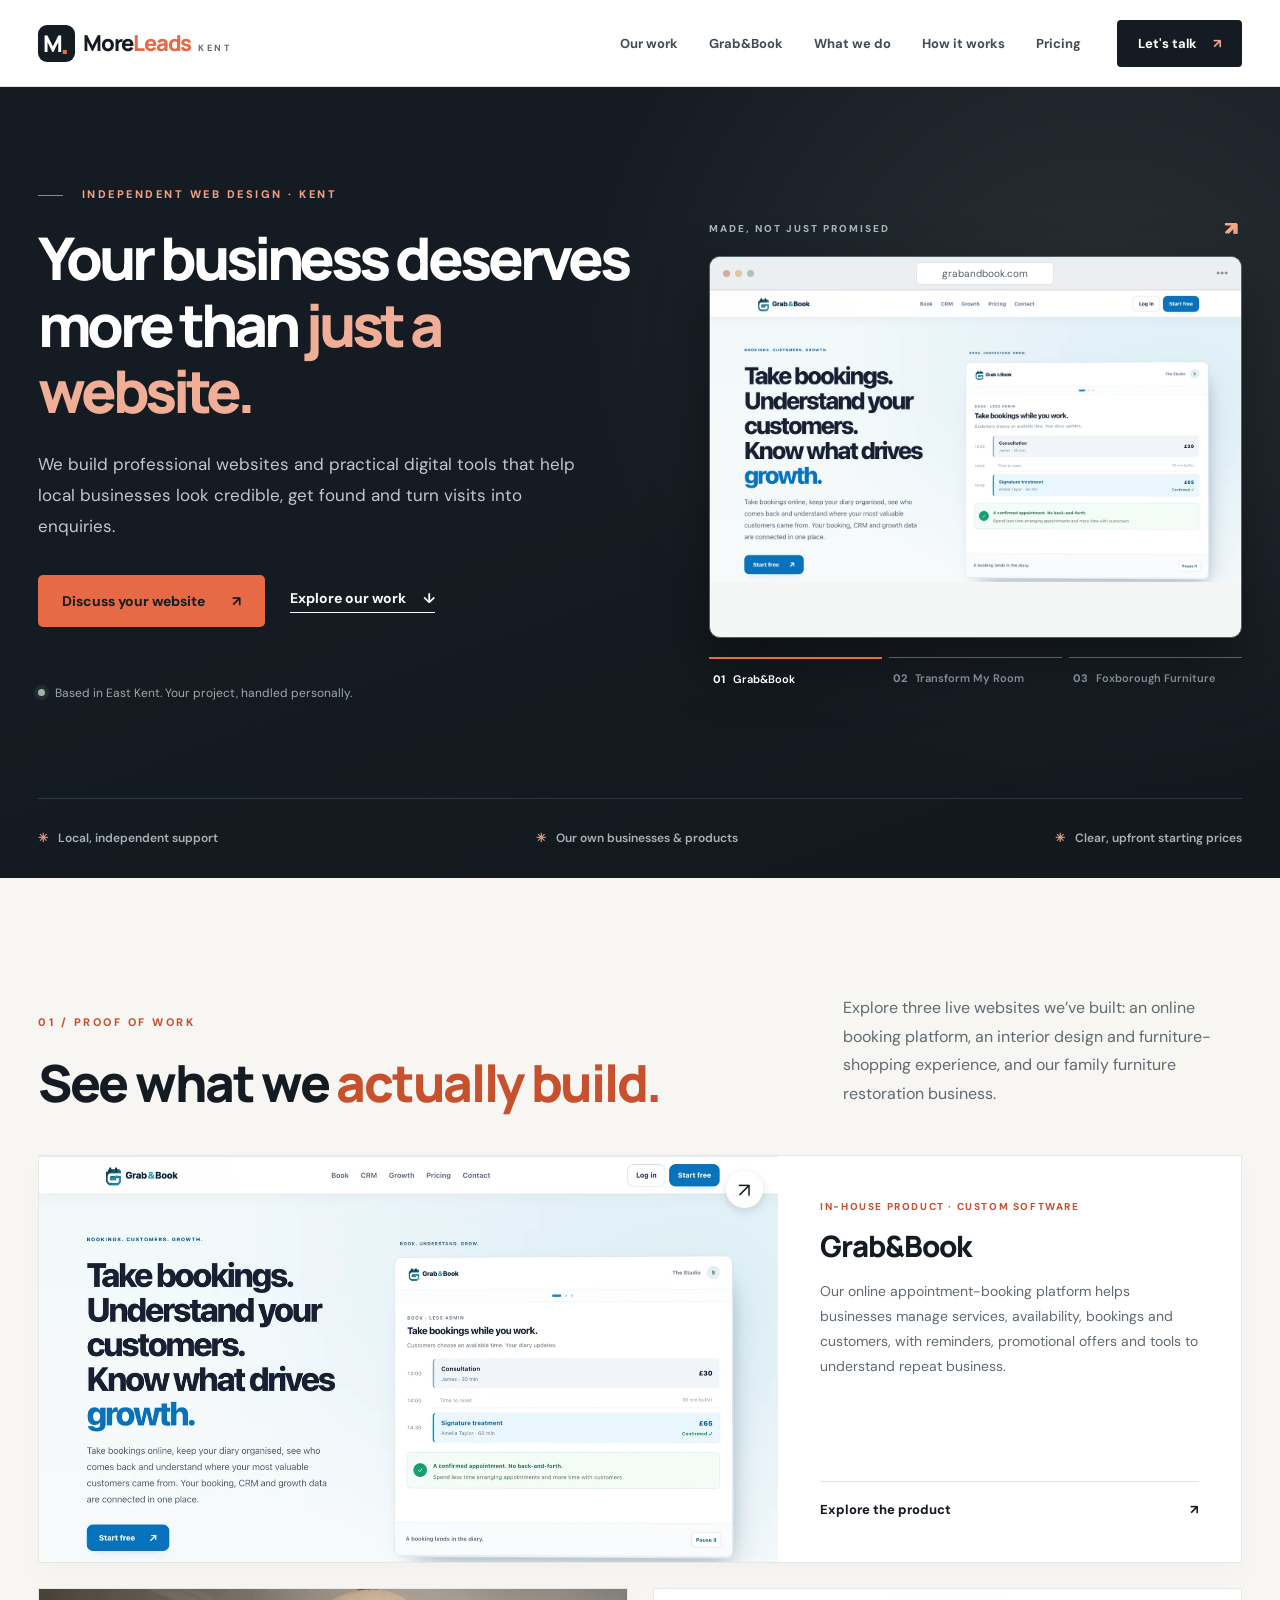
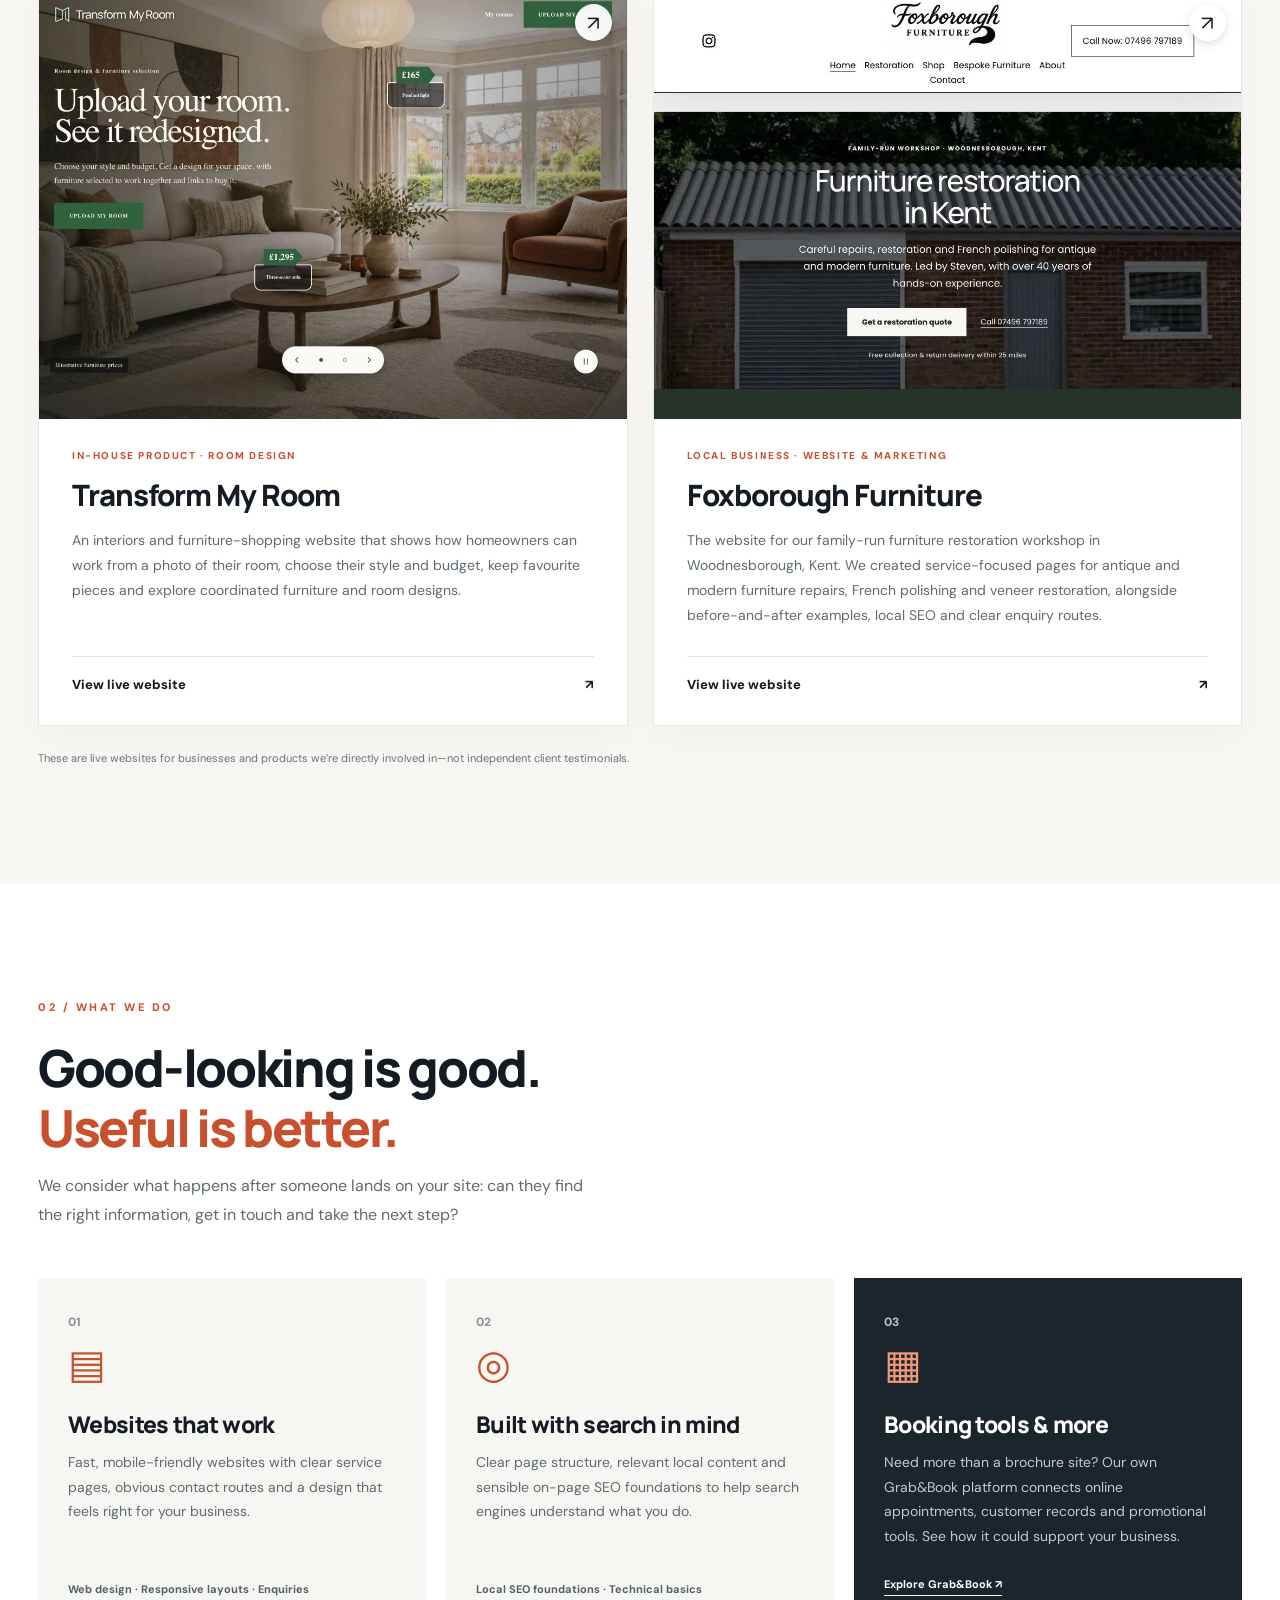
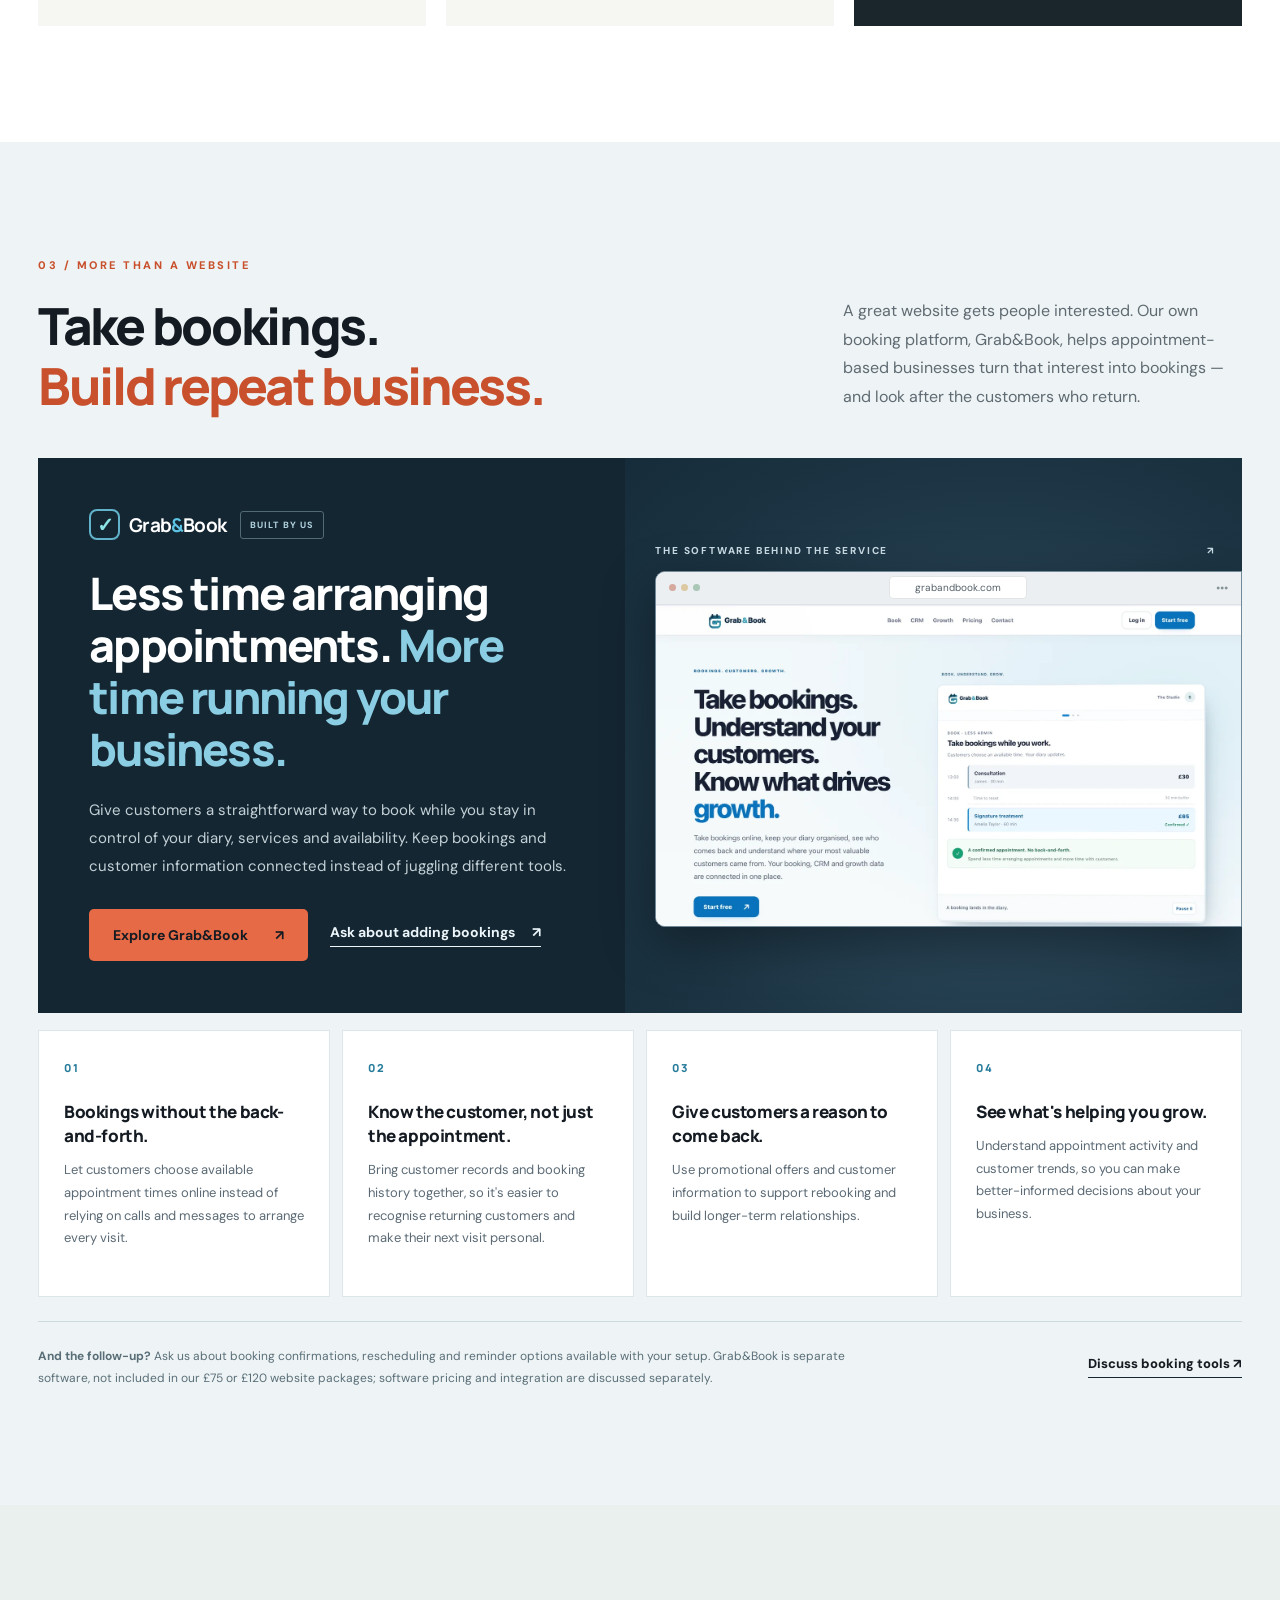
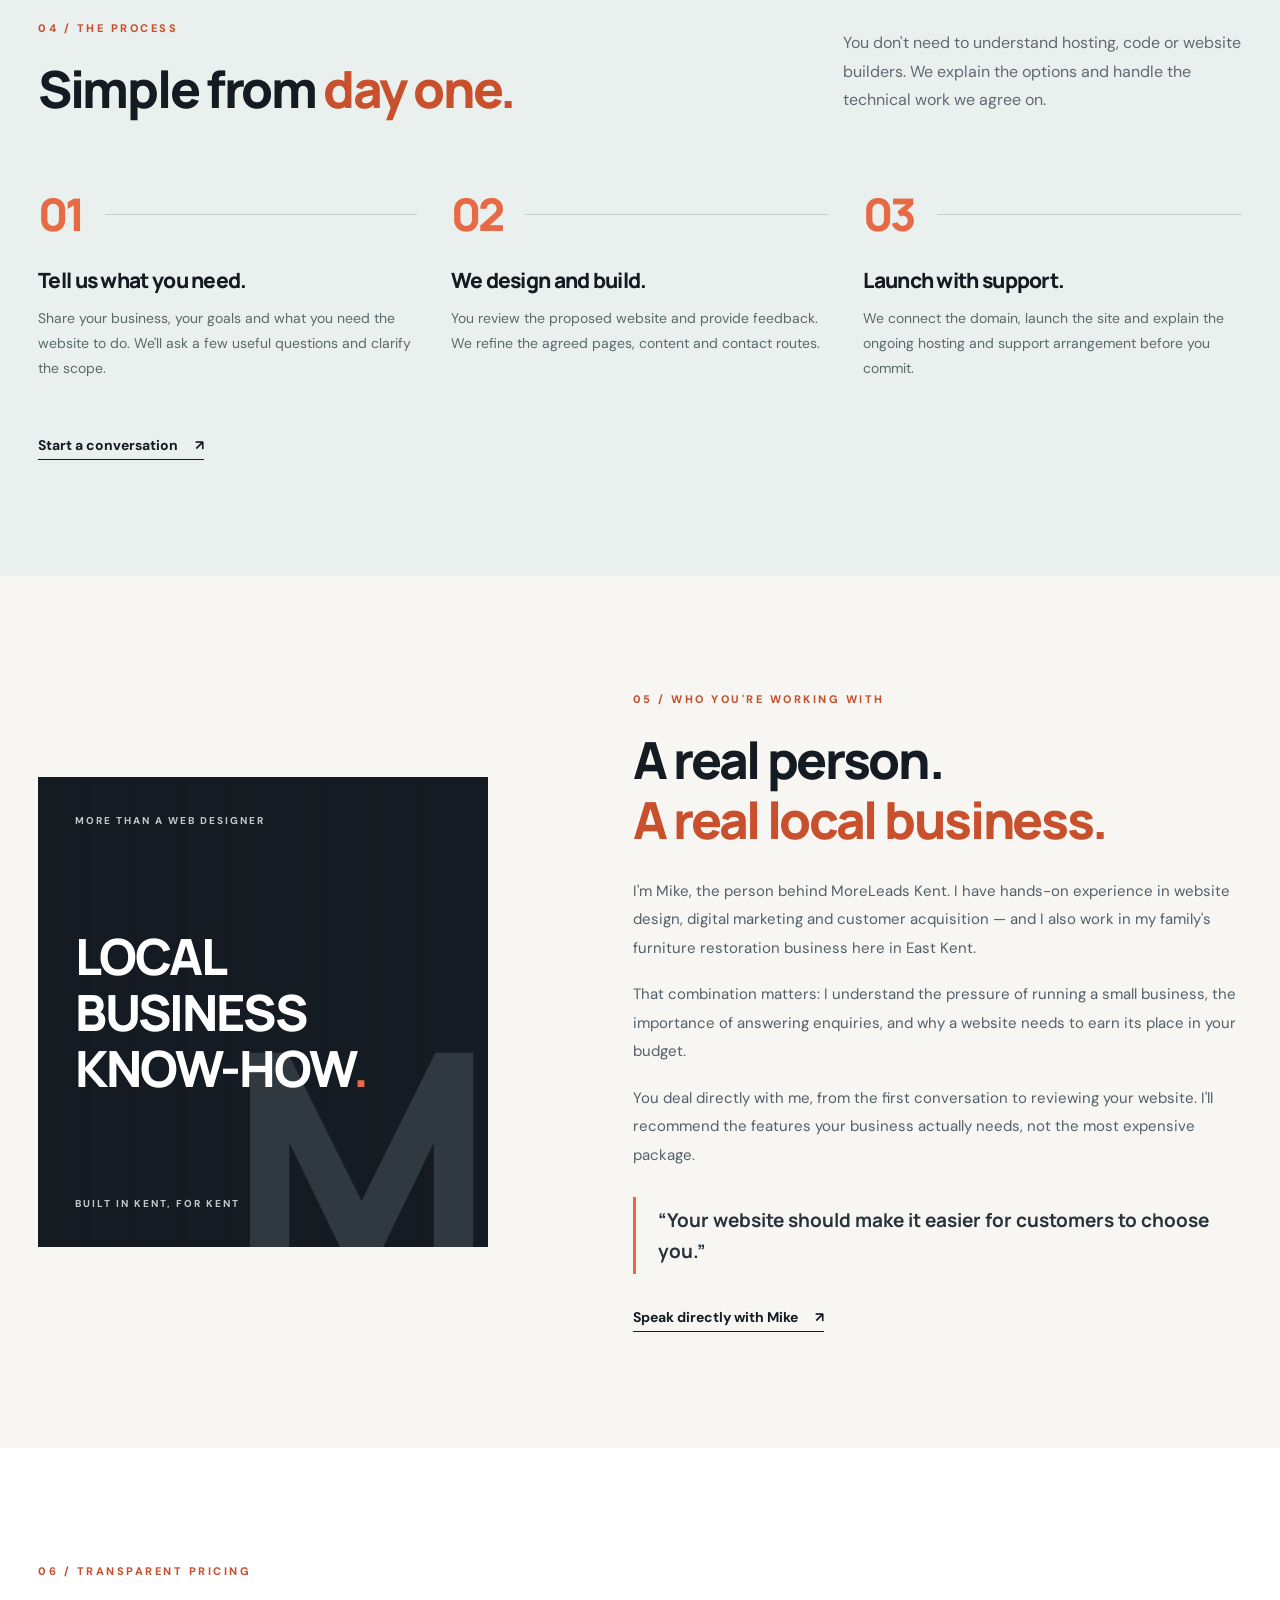
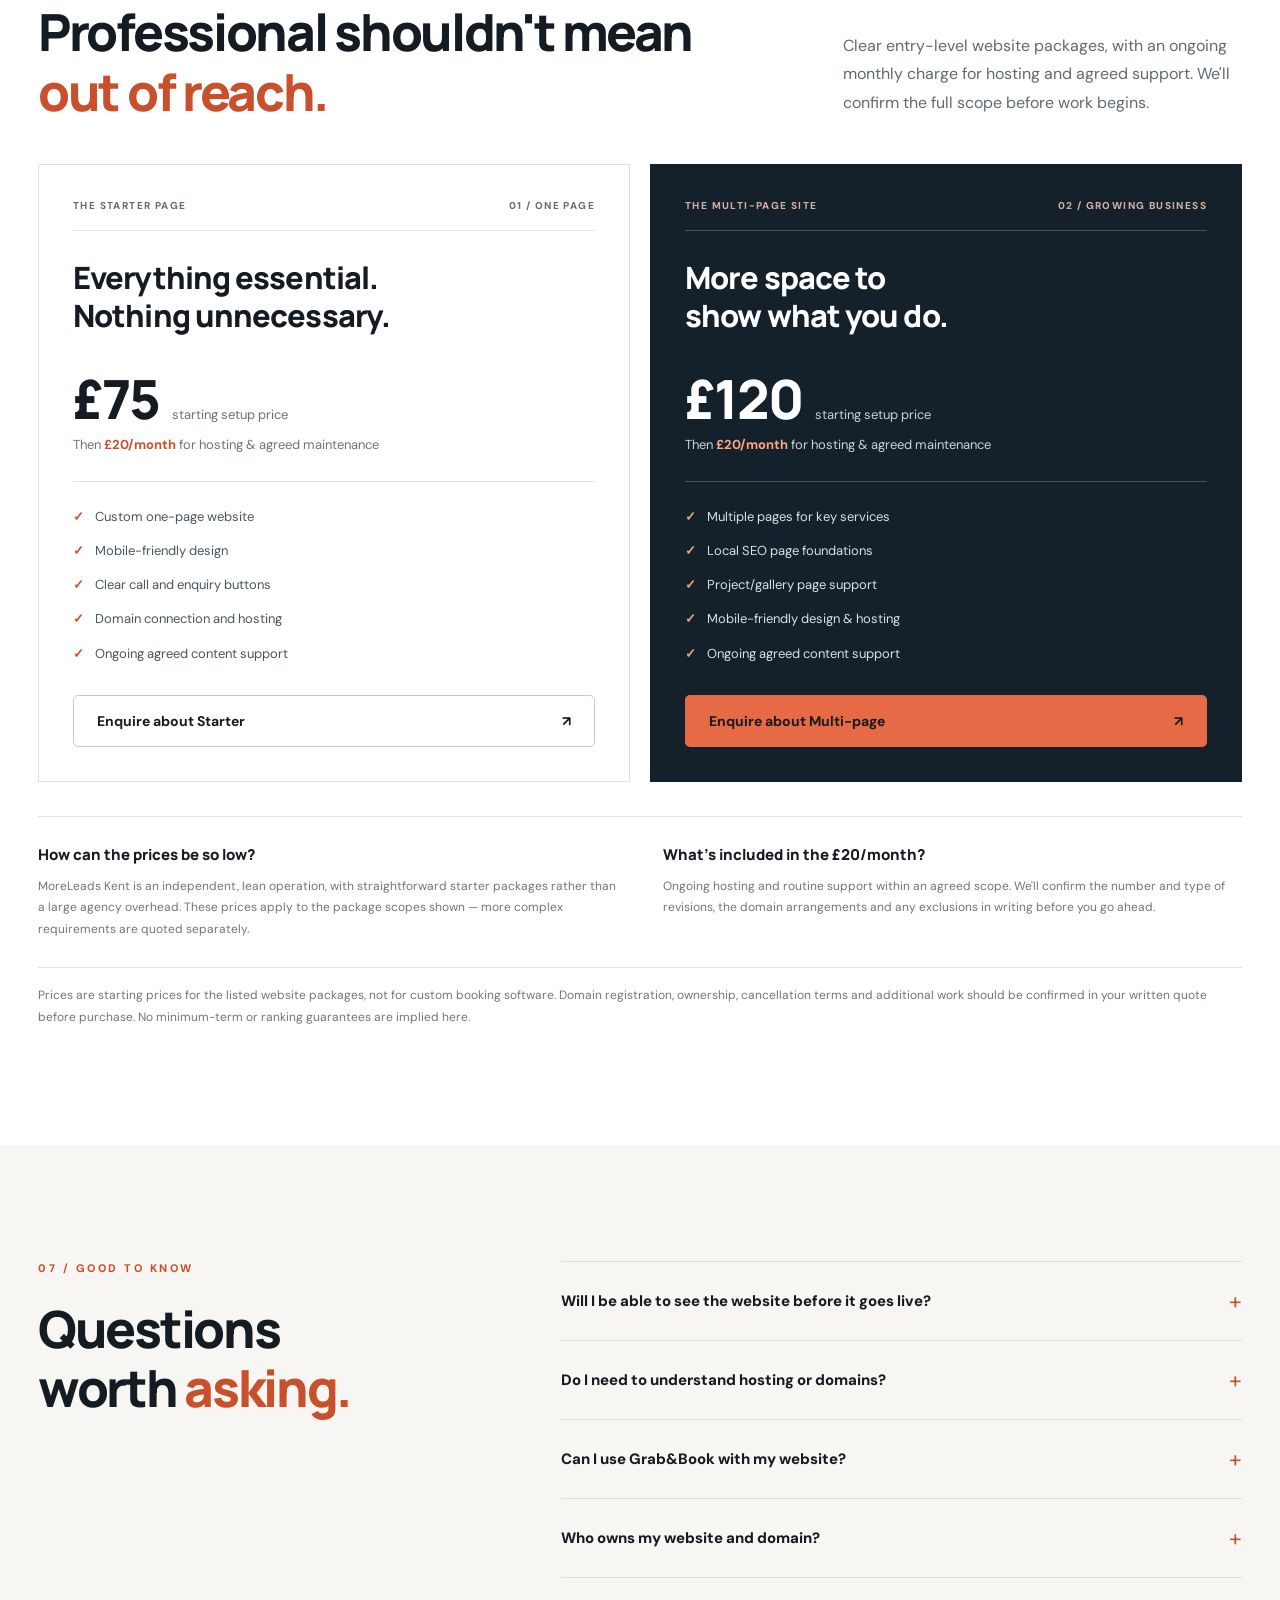
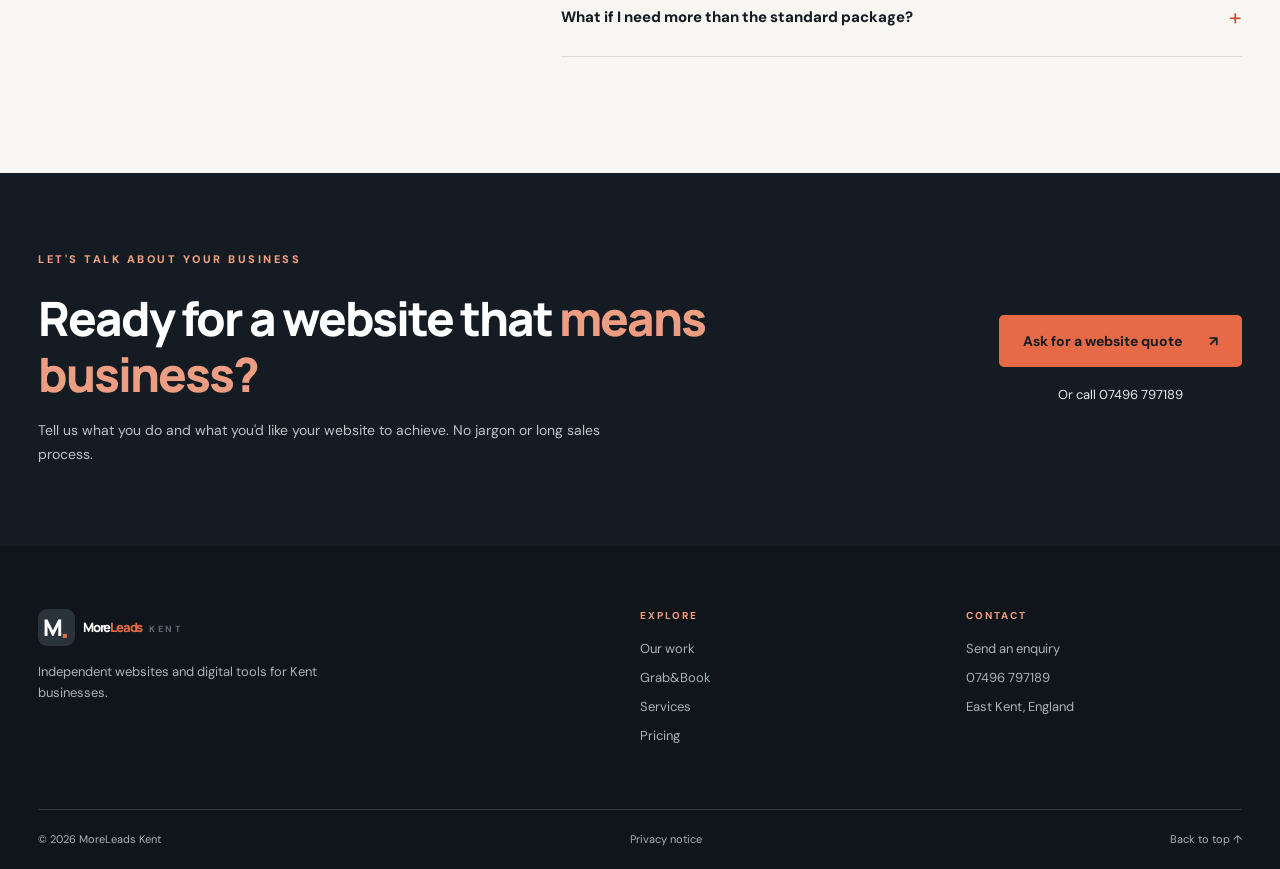
<file: index.html>
<!doctype html>
<html lang="en-GB">
<head>
  <meta charset="utf-8">
  <meta name="viewport" content="width=device-width, initial-scale=1">
  <meta name="theme-color" content="#141a21">
  <meta name="description" content="Websites and online booking solutions for Kent businesses. Explore Grab&amp;Book for appointment booking, customer management and growth tools.">
  <meta name="robots" content="index,follow,max-image-preview:large">
  <link rel="canonical" href="https://moreleadskent.co.uk/">
  <meta property="og:type" content="website">
  <meta property="og:title" content="MoreLeads Kent | Websites Built for Real Businesses">
  <meta property="og:description" content="Practical websites, booking tools and local marketing for independent Kent businesses.">
  <meta property="og:url" content="https://moreleadskent.co.uk/">
  <meta property="og:image" content="https://moreleadskent.co.uk/social-share.png">
  <meta name="twitter:card" content="summary_large_image">
  <title>Web Design Kent | Websites Built for Business | MoreLeads Kent</title>
  <link rel="icon" href="favicon.svg" type="image/svg+xml">
  <link rel="preconnect" href="https://fonts.googleapis.com">
  <link rel="preconnect" href="https://fonts.gstatic.com" crossorigin>
  <link href="https://fonts.googleapis.com/css2?family=DM+Sans:wght@400;500;600;700&family=Manrope:wght@400;500;600;700;800&display=swap" rel="stylesheet">
  <link rel="stylesheet" href="style.css?v=20261028a">
  <script type="application/ld+json">{"@context":"https://schema.org","@type":"LocalBusiness","name":"MoreLeads Kent","url":"https://moreleadskent.co.uk/","telephone":"+447496797189","areaServed":{"@type":"AdministrativeArea","name":"Kent"},"address":{"@type":"PostalAddress","addressLocality":"Eastry","addressRegion":"Kent","postalCode":"CT13 0NY","addressCountry":"GB"},"description":"Independent web design, digital marketing and custom booking tools for Kent businesses."}</script>
</head>
<body>
  <a class="skip-link" href="#main">Skip to content</a>
  <header class="site-header" id="top">
    <div class="wrap nav-wrap">
      <a class="brand" href="#top" aria-label="MoreLeads Kent home"><span class="brand-mark">M<span class="mark-dot">.</span></span><span>More<span class="brand-accent">Leads</span><small>KENT</small></span></a>
      <nav class="desktop-nav" aria-label="Main navigation">
        <a href="#work">Our work</a><a href="#booking">Grab&amp;Book</a><a href="#services">What we do</a><a href="#process">How it works</a><a href="#pricing">Pricing</a>
      </nav>
      <a class="nav-cta" href="contact.html">Let's talk <span aria-hidden="true">↗</span></a>
      <button class="menu-toggle" aria-label="Open navigation" aria-expanded="false" aria-controls="mobile-nav"><span></span><span></span><span></span></button>
    </div>
    <nav class="mobile-nav" id="mobile-nav" aria-label="Mobile navigation" hidden><a href="#work">Our work</a><a href="#booking">Grab&amp;Book</a><a href="#services">What we do</a><a href="#process">How it works</a><a href="#pricing">Pricing</a><a href="contact.html">Let's talk ↗</a></nav>
  </header>

  <main id="main">
    <section class="hero" aria-labelledby="hero-heading">
      <div class="hero-grain" aria-hidden="true"></div>
      <div class="wrap hero-grid">
        <div class="hero-copy">
          <p class="eyebrow light"><span class="eyebrow-line"></span> INDEPENDENT WEB DESIGN · KENT</p>
          <h1 id="hero-heading">Your business deserves more than <em>just a website.</em></h1>
          <p class="hero-description">We build professional websites and practical digital tools that help local businesses look credible, get found and turn visits into enquiries.</p>
          <div class="hero-actions"><a class="btn btn-orange" href="contact.html">Discuss your website <span aria-hidden="true">↗</span></a><a class="text-link hero-link" href="#work">Explore our work <span aria-hidden="true">↓</span></a></div>
          <div class="hero-foot"><span class="status-dot" aria-hidden="true"></span> Based in East Kent. Your project, handled personally.</div>
        </div>
        <div class="hero-visual" aria-label="Screenshots of websites and software built by the MoreLeads Kent founder">
          <div class="visual-topline"><span>MADE, NOT JUST PROMISED</span><span class="visual-arrows" aria-hidden="true">↗ ↗</span></div>
          <div class="browser hero-browser">
            <div class="browser-bar"><span class="traffic" aria-hidden="true"><i></i><i></i><i></i></span><span class="browser-address" id="hero-url">grabandbook.com</span><span class="browser-menu" aria-hidden="true">•••</span></div>
            <div class="hero-shot-stack">
              <img src="assets/grabandbook.webp?v=20261028a" width="1440" height="900" alt="Grab&amp;Book booking software homepage, showing the booking management interface" id="hero-image" fetchpriority="high">
            </div>
          </div>
          <div class="visual-switcher" role="group" aria-label="Featured project">
            <button class="switch active" type="button" data-project="grab" aria-pressed="true">01 <span>Grab&amp;Book</span></button>
            <button class="switch" type="button" data-project="room" aria-pressed="false">02 <span>Transform My Room</span></button>
            <button class="switch" type="button" data-project="fox" aria-pressed="false">03 <span>Foxborough Furniture</span></button>
          </div>
        </div>
      </div>
      <div class="wrap hero-bottom" aria-label="Reasons to choose MoreLeads Kent"><span>Local, independent support</span><span>Our own businesses &amp; products</span><span>Clear, upfront starting prices</span></div>
    </section>

    <section class="work-section section-pad" id="work" aria-labelledby="work-heading">
      <div class="wrap">
        <div class="section-head split-head"><div><p class="eyebrow">01 / PROOF OF WORK</p><h2 id="work-heading">See what we <span class="serif-accent">actually build.</span></h2></div><p>Explore three live websites we’ve built: an online booking platform, an interior design and furniture-shopping experience, and our family furniture restoration business.</p></div>
        <div class="portfolio-grid">
          <article class="project project-wide">
            <a class="project-image project-book" href="https://grabandbook.com/" target="_blank" rel="noopener noreferrer" aria-label="Visit Grab and Book"><img src="assets/grabandbook.webp?v=20261028a" width="1440" height="900" loading="lazy" alt="Screenshot of Grab&amp;Book homepage showing appointment diary software"><span class="image-corner" aria-hidden="true">↗</span></a>
            <div class="project-info"><div><p class="project-kind">IN-HOUSE PRODUCT · CUSTOM SOFTWARE</p><h3>Grab&amp;Book</h3><p>Our online appointment-booking platform helps businesses manage services, availability, bookings and customers, with reminders, promotional offers and tools to understand repeat business.</p></div><a class="project-link" href="https://grabandbook.com/" target="_blank" rel="noopener noreferrer">Explore the product <span aria-hidden="true">↗</span></a></div>
          </article>
          <article class="project">
            <a class="project-image project-room" href="https://transformmyroom.com/" target="_blank" rel="noopener noreferrer" aria-label="Visit the Transform My Room website"><img src="assets/transform-my-room.webp?v=20261028a" width="1440" height="900" loading="lazy" alt="Current Transform My Room homepage with room photography, design inspiration and furniture selections"><span class="image-corner" aria-hidden="true">↗</span></a>
            <div class="project-info"><div><p class="project-kind">IN-HOUSE PRODUCT · ROOM DESIGN</p><h3>Transform My Room</h3><p>An interiors and furniture-shopping website that shows how homeowners can work from a photo of their room, choose their style and budget, keep favourite pieces and explore coordinated furniture and room designs.</p></div><a class="project-link" href="https://transformmyroom.com/" target="_blank" rel="noopener noreferrer">View live website <span aria-hidden="true">↗</span></a></div>
          </article>
          <article class="project">
            <a class="project-image project-fox" href="https://foxboroughfurniture.com/" target="_blank" rel="noopener noreferrer" aria-label="Visit the Foxborough Furniture website"><img src="assets/foxborough-current.webp?v=20261028a" width="1440" height="900" loading="lazy" alt="Current Foxborough Furniture homepage featuring furniture restoration services and the Woodnesborough workshop"><span class="image-corner" aria-hidden="true">↗</span></a>
            <div class="project-info"><div><p class="project-kind">LOCAL BUSINESS · WEBSITE &amp; MARKETING</p><h3>Foxborough Furniture</h3><p>The website for our family-run furniture restoration workshop in Woodnesborough, Kent. We created service-focused pages for antique and modern furniture repairs, French polishing and veneer restoration, alongside before-and-after examples, local SEO and clear enquiry routes.</p></div><a class="project-link" href="https://foxboroughfurniture.com/" target="_blank" rel="noopener noreferrer">View live website <span aria-hidden="true">↗</span></a></div>
          </article>
        </div>
        <p class="portfolio-note">These are live websites for businesses and products we’re directly involved in—not independent client testimonials.</p>
      </div>
    </section>

    <section class="services-section section-pad" id="services" aria-labelledby="services-heading">
      <div class="wrap"><div class="section-head"><p class="eyebrow">02 / WHAT WE DO</p><h2 id="services-heading">Good-looking is good.<br><span class="serif-accent">Useful is better.</span></h2><p>We consider what happens after someone lands on your site: can they find the right information, get in touch and take the next step?</p></div>
        <div class="services-grid">
          <div class="service-card"><span class="service-index">01</span><div class="service-icon" aria-hidden="true">▤</div><h3>Websites that work</h3><p>Fast, mobile-friendly websites with clear service pages, obvious contact routes and a design that feels right for your business.</p><span class="service-detail">Web design · Responsive layouts · Enquiries</span></div>
          <div class="service-card"><span class="service-index">02</span><div class="service-icon" aria-hidden="true">◎</div><h3>Built with search in mind</h3><p>Clear page structure, relevant local content and sensible on-page SEO foundations to help search engines understand what you do.</p><span class="service-detail">Local SEO foundations · Technical basics</span></div>
          <div class="service-card service-dark"><span class="service-index">03</span><div class="service-icon" aria-hidden="true">▦</div><h3>Booking tools &amp; more</h3><p>Need more than a brochure site? Our own Grab&amp;Book platform connects online appointments, customer records and promotional tools. See how it could support your business.</p><a class="service-detail service-feature-link" href="#booking">Explore Grab&amp;Book <span aria-hidden="true">↗</span></a></div>
        </div>
      </div>
    </section>


    <section class="booking-section section-pad" id="booking" aria-labelledby="booking-heading">
      <div class="wrap">
        <div class="section-head split-head booking-section-head">
          <div><p class="eyebrow">03 / MORE THAN A WEBSITE</p><h2 id="booking-heading">Take bookings.<br><span class="serif-accent">Build repeat business.</span></h2></div>
          <p>A great website gets people interested. Our own booking platform, Grab&amp;Book, helps appointment-based businesses turn that interest into bookings — and look after the customers who return.</p>
        </div>
        <div class="booking-showcase">
          <div class="booking-showcase-copy">
            <div class="booking-product-label"><span class="booking-product-mark" aria-hidden="true">✓</span><strong>Grab<span>&amp;</span>Book</strong><span class="booking-tag">BUILT BY US</span></div>
            <h3>Less time arranging appointments. <em>More time running your business.</em></h3>
            <p>Give customers a straightforward way to book while you stay in control of your diary, services and availability. Keep bookings and customer information connected instead of juggling different tools.</p>
            <div class="booking-showcase-actions">
              <a class="btn btn-orange" href="https://grabandbook.com/" target="_blank" rel="noopener noreferrer">Explore Grab&amp;Book <span aria-hidden="true">↗</span></a>
              <a class="text-link booking-link" href="contact.html?package=booking">Ask about adding bookings <span aria-hidden="true">↗</span></a>
            </div>
          </div>
          <div class="booking-product-visual">
            <div class="booking-visual-topline"><span>THE SOFTWARE BEHIND THE SERVICE</span><span>↗</span></div>
            <div class="browser booking-browser">
              <div class="browser-bar"><span class="traffic" aria-hidden="true"><i></i><i></i><i></i></span><span class="browser-address">grabandbook.com</span><span class="browser-menu" aria-hidden="true">•••</span></div>
              <img src="assets/grabandbook.webp?v=20261028a" width="1440" height="900" loading="lazy" alt="Grab&amp;Book homepage with an appointment diary illustration and product introduction">
            </div>
          </div>
        </div>
        <div class="booking-benefits" aria-label="Benefits of Grab and Book">
          <article class="booking-benefit"><span class="booking-benefit-number">01</span><h3>Bookings without the back-and-forth.</h3><p>Let customers choose available appointment times online instead of relying on calls and messages to arrange every visit.</p></article>
          <article class="booking-benefit"><span class="booking-benefit-number">02</span><h3>Know the customer, not just the appointment.</h3><p>Bring customer records and booking history together, so it's easier to recognise returning customers and make their next visit personal.</p></article>
          <article class="booking-benefit"><span class="booking-benefit-number">03</span><h3>Give customers a reason to come back.</h3><p>Use promotional offers and customer information to support rebooking and build longer-term relationships.</p></article>
          <article class="booking-benefit"><span class="booking-benefit-number">04</span><h3>See what's helping you grow.</h3><p>Understand appointment activity and customer trends, so you can make better-informed decisions about your business.</p></article>
        </div>
        <div class="booking-bottom-line"><p><strong>And the follow-up?</strong> Ask us about booking confirmations, rescheduling and reminder options available with your setup. Grab&amp;Book is separate software, not included in our £75 or £120 website packages; software pricing and integration are discussed separately.</p><a href="contact.html?package=booking">Discuss booking tools <span aria-hidden="true">↗</span></a></div>
      </div>
    </section>

    <section class="process-section section-pad" id="process" aria-labelledby="process-heading"><div class="wrap"><div class="section-head split-head"><div><p class="eyebrow">04 / THE PROCESS</p><h2 id="process-heading">Simple from <span class="serif-accent">day one.</span></h2></div><p>You don't need to understand hosting, code or website builders. We explain the options and handle the technical work we agree on.</p></div>
      <div class="step-grid"><div class="step"><span class="step-number">01<span class="step-rule"></span></span><h3>Tell us what you need.</h3><p>Share your business, your goals and what you need the website to do. We'll ask a few useful questions and clarify the scope.</p></div><div class="step"><span class="step-number">02<span class="step-rule"></span></span><h3>We design and build.</h3><p>You review the proposed website and provide feedback. We refine the agreed pages, content and contact routes.</p></div><div class="step"><span class="step-number">03<span class="step-rule"></span></span><h3>Launch with support.</h3><p>We connect the domain, launch the site and explain the ongoing hosting and support arrangement before you commit.</p></div></div>
      <a class="text-link dark-link" href="contact.html">Start a conversation <span aria-hidden="true">↗</span></a></div></section>

    <section class="about-section section-pad" id="about" aria-labelledby="about-heading"><div class="wrap about-grid"><div class="about-stamp"><span class="stamp-top">MORE THAN A WEB DESIGNER</span><strong>LOCAL<br>BUSINESS<br>KNOW-HOW<span>.</span></strong><span class="stamp-foot">BUILT IN KENT, FOR KENT</span></div><div class="about-content"><p class="eyebrow">05 / WHO YOU'RE WORKING WITH</p><h2 id="about-heading">A real person.<br><span class="serif-accent">A real local business.</span></h2><p>I'm Mike, the person behind MoreLeads Kent. I have hands-on experience in website design, digital marketing and customer acquisition — and I also work in my family's furniture restoration business here in East Kent.</p><p>That combination matters: I understand the pressure of running a small business, the importance of answering enquiries, and why a website needs to earn its place in your budget.</p><p>You deal directly with me, from the first conversation to reviewing your website. I'll recommend the features your business actually needs, not the most expensive package.</p><div class="about-quote">“Your website should make it easier for customers to choose you.”</div><a class="text-link dark-link" href="contact.html">Speak directly with Mike <span aria-hidden="true">↗</span></a></div></div></section>

    <section class="pricing-section section-pad" id="pricing" aria-labelledby="pricing-heading"><div class="wrap"><div class="section-head split-head"><div><p class="eyebrow">06 / TRANSPARENT PRICING</p><h2 id="pricing-heading">Professional shouldn't mean <span class="serif-accent">out of reach.</span></h2></div><p>Clear entry-level website packages, with an ongoing monthly charge for hosting and agreed support. We'll confirm the full scope before work begins.</p></div>
      <div class="pricing-grid"><article class="price-card"><div class="tier-top"><span>THE STARTER PAGE</span><span>01 / ONE PAGE</span></div><h3>Everything essential.<br>Nothing unnecessary.</h3><div class="price-row"><strong>£75</strong><span>starting setup price</span></div><p class="monthly">Then <strong>£20/month</strong> for hosting &amp; agreed maintenance</p><ul class="ticks"><li>Custom one-page website</li><li>Mobile-friendly design</li><li>Clear call and enquiry buttons</li><li>Domain connection and hosting</li><li>Ongoing agreed content support</li></ul><a class="btn btn-outline" href="contact.html?package=starter">Enquire about Starter <span aria-hidden="true">↗</span></a></article>
      <article class="price-card price-featured"><div class="tier-top"><span>THE MULTI-PAGE SITE</span><span>02 / GROWING BUSINESS</span></div><h3>More space to<br>show what you do.</h3><div class="price-row"><strong>£120</strong><span>starting setup price</span></div><p class="monthly">Then <strong>£20/month</strong> for hosting &amp; agreed maintenance</p><ul class="ticks"><li>Multiple pages for key services</li><li>Local SEO page foundations</li><li>Project/gallery page support</li><li>Mobile-friendly design &amp; hosting</li><li>Ongoing agreed content support</li></ul><a class="btn btn-orange" href="contact.html?package=multipage">Enquire about Multi-page <span aria-hidden="true">↗</span></a></article></div>
      <div class="price-explain"><div><h3>How can the prices be so low?</h3><p>MoreLeads Kent is an independent, lean operation, with straightforward starter packages rather than a large agency overhead. These prices apply to the package scopes shown — more complex requirements are quoted separately.</p></div><div><h3>What's included in the £20/month?</h3><p>Ongoing hosting and routine support within an agreed scope. We'll confirm the number and type of revisions, the domain arrangements and any exclusions in writing before you go ahead.</p></div></div>
      <p class="pricing-disclaimer">Prices are starting prices for the listed website packages, not for custom booking software. Domain registration, ownership, cancellation terms and additional work should be confirmed in your written quote before purchase. No minimum-term or ranking guarantees are implied here.</p>
    </div></section>

    <section class="faq-section section-pad" aria-labelledby="faq-heading"><div class="wrap faq-grid"><div><p class="eyebrow">07 / GOOD TO KNOW</p><h2 id="faq-heading">Questions worth <span class="serif-accent">asking.</span></h2></div><div class="faq-list"><details><summary>Will I be able to see the website before it goes live?<span aria-hidden="true">+</span></summary><p>Yes. We'll agree a review stage before launch so you can give feedback on the pages we're building.</p></details><details><summary>Do I need to understand hosting or domains?<span aria-hidden="true">+</span></summary><p>No. We'll explain how your domain and hosting are managed and who owns them before any launch.</p></details><details><summary>Can I use Grab&amp;Book with my website?<span aria-hidden="true">+</span></summary><p>Yes, depending on your website and requirements. <a href="#booking">Grab&amp;Book</a> is our separate booking and customer-management product. It is not included in the £75 or £120 website packages; we'll explain software pricing, setup and any integration costs before you commit.</p></details><details><summary>Who owns my website and domain?<span aria-hidden="true">+</span></summary><p>We will explain domain ownership, hosting access and what happens if you decide to move your site before you agree to the service. You should have these arrangements in writing.</p></details><details><summary>What if I need more than the standard package?<span aria-hidden="true">+</span></summary><p>Tell us what you're after. Larger sites, special integrations and custom functionality can be scoped and quoted separately.</p></details></div></div></section>
    <section class="last-cta" aria-labelledby="cta-heading"><div class="wrap cta-row"><div><p class="eyebrow light">LET'S TALK ABOUT YOUR BUSINESS</p><h2 id="cta-heading">Ready for a website that <span class="serif-accent">means business?</span></h2><p>Tell us what you do and what you'd like your website to achieve. No jargon or long sales process.</p></div><div class="cta-actions"><a class="btn btn-orange" href="contact.html">Ask for a website quote <span aria-hidden="true">↗</span></a><a href="tel:+447496797189">Or call 07496 797189</a></div></div></section>
  </main>
  <footer class="site-footer"><div class="wrap footer-row"><div><a class="brand footer-brand" href="#top"><span class="brand-mark">M<span class="mark-dot">.</span></span><span>More<span class="brand-accent">Leads</span><small>KENT</small></span></a><p>Independent websites and digital tools for Kent businesses.</p></div><div><p class="footer-label">EXPLORE</p><a href="#work">Our work</a><a href="#booking">Grab&amp;Book</a><a href="#services">Services</a><a href="#pricing">Pricing</a></div><div><p class="footer-label">CONTACT</p><a href="contact.html">Send an enquiry</a><a href="tel:+447496797189">07496 797189</a><span>East Kent, England</span></div></div><div class="wrap footer-bottom"><span>© <span id="year">2026</span> MoreLeads Kent</span><a href="privacy.html">Privacy notice</a><a href="#top">Back to top ↑</a></div></footer>
  <script src="script.js?v=20261028a" defer></script>
</body>
</html>
</file>
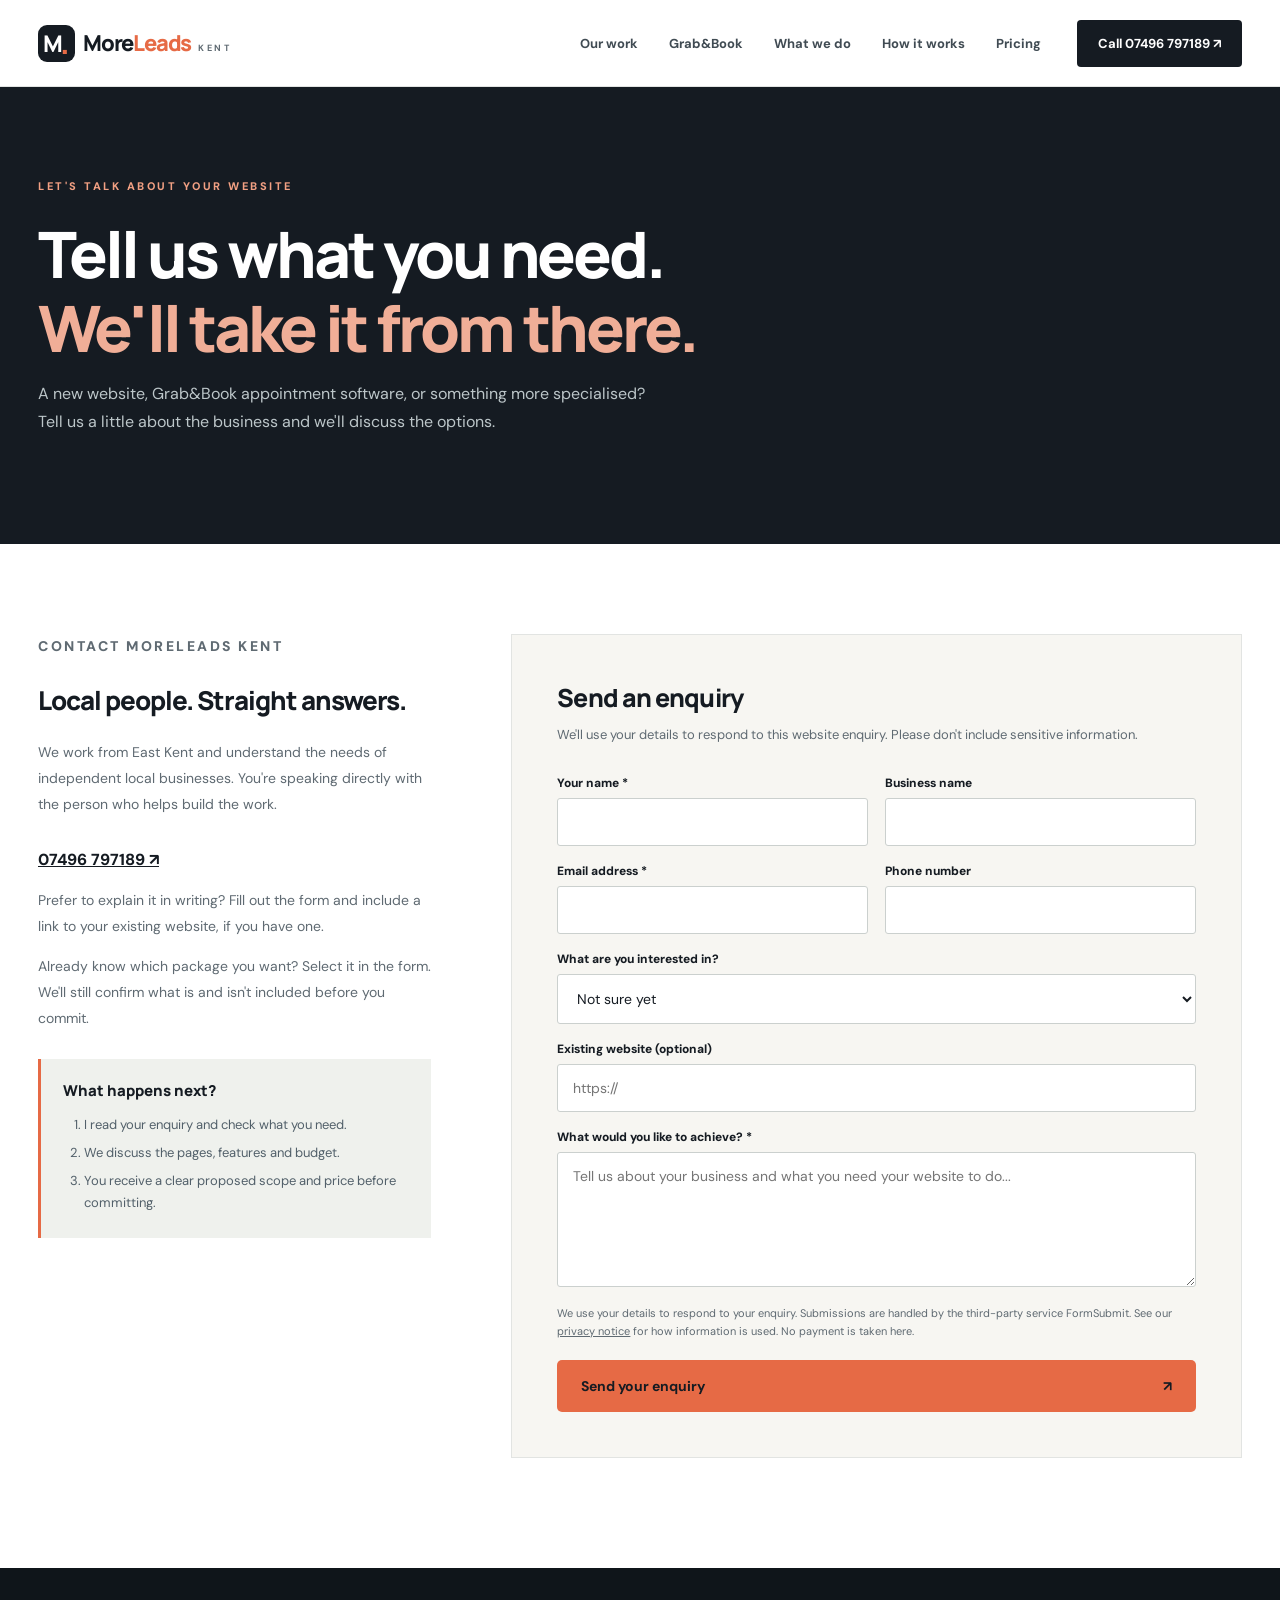
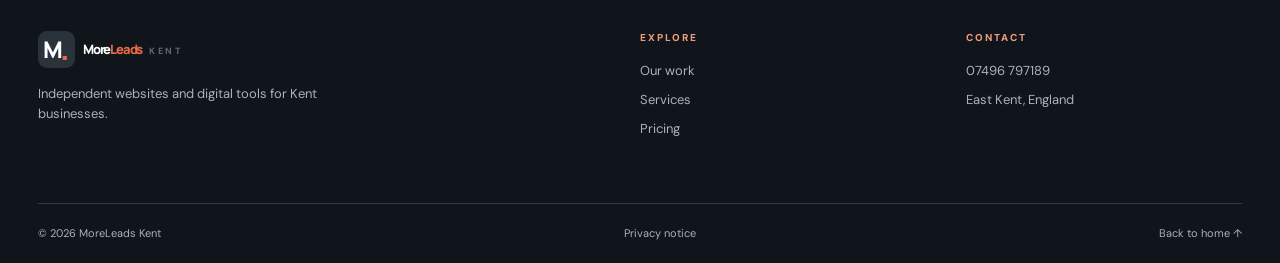
<file: contact.html>
<!doctype html>
<html lang="en-GB">
<head>
  <meta charset="utf-8"><meta name="viewport" content="width=device-width, initial-scale=1">
  <meta name="theme-color" content="#141a21"><meta name="description" content="Contact MoreLeads Kent about websites, Grab&amp;Book online booking software, customer management and digital tools.">
  <link rel="canonical" href="https://moreleadskent.co.uk/contact.html"><meta property="og:type" content="website"><meta property="og:title" content="Contact MoreLeads Kent | Get a Website Quote"><meta property="og:description" content="Discuss your business website with an independent Kent web designer."><meta property="og:url" content="https://moreleadskent.co.uk/contact.html"><meta name="twitter:card" content="summary"><title>Contact MoreLeads Kent | Get a Website Quote</title>
  <link rel="icon" type="image/svg+xml" href="favicon.svg"><link rel="preconnect" href="https://fonts.googleapis.com"><link rel="preconnect" href="https://fonts.gstatic.com" crossorigin><link href="https://fonts.googleapis.com/css2?family=DM+Sans:wght@400;500;600;700&family=Manrope:wght@400;500;600;700;800&display=swap" rel="stylesheet"><link rel="stylesheet" href="style.css?v=20261028">
</head>
<body>
<a class="skip-link" href="#main">Skip to content</a>
<header class="site-header"><div class="wrap nav-wrap"><a class="brand" href="index.html" aria-label="MoreLeads Kent home"><span class="brand-mark">M<span class="mark-dot">.</span></span><span>More<span class="brand-accent">Leads</span><small>KENT</small></span></a><nav class="desktop-nav" aria-label="Main navigation"><a href="index.html#work">Our work</a><a href="index.html#booking">Grab&amp;Book</a><a href="index.html#services">What we do</a><a href="index.html#process">How it works</a><a href="index.html#pricing">Pricing</a></nav><a class="nav-cta" href="tel:+447496797189">Call 07496 797189 ↗</a><button class="menu-toggle" aria-label="Open navigation" aria-expanded="false" aria-controls="mobile-nav"><span></span><span></span><span></span></button></div><nav class="mobile-nav" id="mobile-nav" aria-label="Mobile navigation" hidden><a href="index.html#work">Our work</a><a href="index.html#booking">Grab&amp;Book</a><a href="index.html#services">What we do</a><a href="index.html#process">How it works</a><a href="index.html#pricing">Pricing</a><a href="tel:+447496797189">Call us</a></nav></header>
<main id="main"><section class="contact-hero"><div class="wrap"><p class="eyebrow light">LET'S TALK ABOUT YOUR WEBSITE</p><h1>Tell us what you need.<br><em>We'll take it from there.</em></h1><p>A new website, Grab&amp;Book appointment software, or something more specialised? Tell us a little about the business and we'll discuss the options.</p></div></section>
<section class="wrap contact-layout"><div class="contact-info"><p class="eyebrow">CONTACT MORELEADS KENT</p><h2>Local people. Straight answers.</h2><p>We work from East Kent and understand the needs of independent local businesses. You're speaking directly with the person who helps build the work.</p><a class="contact-link" href="tel:+447496797189">07496 797189 ↗</a><p>Prefer to explain it in writing? Fill out the form and include a link to your existing website, if you have one.</p><p>Already know which package you want? Select it in the form. We'll still confirm what is and isn't included before you commit.</p><div class="contact-next"><h3>What happens next?</h3><ol><li>I read your enquiry and check what you need.</li><li>We discuss the pages, features and budget.</li><li>You receive a clear proposed scope and price before committing.</li></ol></div></div>
<div class="form-card"><h2>Send an enquiry</h2><p>We'll use your details to respond to this website enquiry. Please don't include sensitive information.</p><p class="success-message" id="sent-message" hidden>Thank you — your browser returned to this page after form submission. If you don't receive a reply, please call us.</p>
<form id="contact-form" action="https://formsubmit.co/MichaelMarfurt@outlook.com" method="POST"><input type="hidden" name="_subject" value="New MoreLeads Kent website enquiry"><input type="hidden" name="_captcha" value="false"><input type="hidden" name="_next" value="https://moreleadskent.co.uk/contact.html?sent=true"><input type="text" name="_honey" tabindex="-1" autocomplete="off" style="position:absolute;left:-9999px" aria-hidden="true">
<div class="field-grid"><div class="field"><label for="name">Your name *</label><input id="name" name="name" type="text" autocomplete="name" required></div><div class="field"><label for="company">Business name</label><input id="company" name="business" type="text" autocomplete="organization"></div></div><div class="field-grid"><div class="field"><label for="email">Email address *</label><input id="email" name="email" type="email" autocomplete="email" required></div><div class="field"><label for="phone">Phone number</label><input id="phone" name="phone" type="tel" autocomplete="tel"></div></div>
<div class="field"><label for="package">What are you interested in?</label><select id="package" name="package"><option value="Not sure yet">Not sure yet</option><option value="Starter one-page website">Starter one-page website (£75 setup)</option><option value="Multi-page website">Multi-page website (£120 setup)</option><option value="Grab&Book booking and CRM">Grab&amp;Book booking &amp; CRM</option><option value="Something else">Something else</option></select></div><div class="field"><label for="website">Existing website (optional)</label><input id="website" name="website" type="url" placeholder="https://"></div><div class="field"><label for="message">What would you like to achieve? *</label><textarea id="message" name="message" required placeholder="Tell us about your business and what you need your website to do..."></textarea></div><p class="field-hint">We use your details to respond to your enquiry. Submissions are handled by the third-party service FormSubmit. See our <a href="privacy.html">privacy notice</a> for how information is used. No payment is taken here.</p><button class="btn btn-orange" type="submit">Send your enquiry <span aria-hidden="true">↗</span></button></form></div></section></main>
<footer class="site-footer"><div class="wrap footer-row"><div><a class="brand footer-brand" href="index.html"><span class="brand-mark">M<span class="mark-dot">.</span></span><span>More<span class="brand-accent">Leads</span><small>KENT</small></span></a><p>Independent websites and digital tools for Kent businesses.</p></div><div><p class="footer-label">EXPLORE</p><a href="index.html#work">Our work</a><a href="index.html#services">Services</a><a href="index.html#pricing">Pricing</a></div><div><p class="footer-label">CONTACT</p><a href="tel:+447496797189">07496 797189</a><span>East Kent, England</span></div></div><div class="wrap footer-bottom"><span>© <span id="year">2026</span> MoreLeads Kent</span><a href="privacy.html">Privacy notice</a><a href="index.html">Back to home ↑</a></div></footer>
<script src="script.js?v=20261028" defer></script><script>const params=new URLSearchParams(location.search);const pkg=params.get('package');if(pkg==='starter')document.getElementById('package').value='Starter one-page website';if(pkg==='multipage')document.getElementById('package').value='Multi-page website';if(pkg==='booking')document.getElementById('package').value='Grab&Book booking and CRM';if(params.get('sent')==='true')document.getElementById('sent-message').hidden=false;</script>
</body></html>
</file>
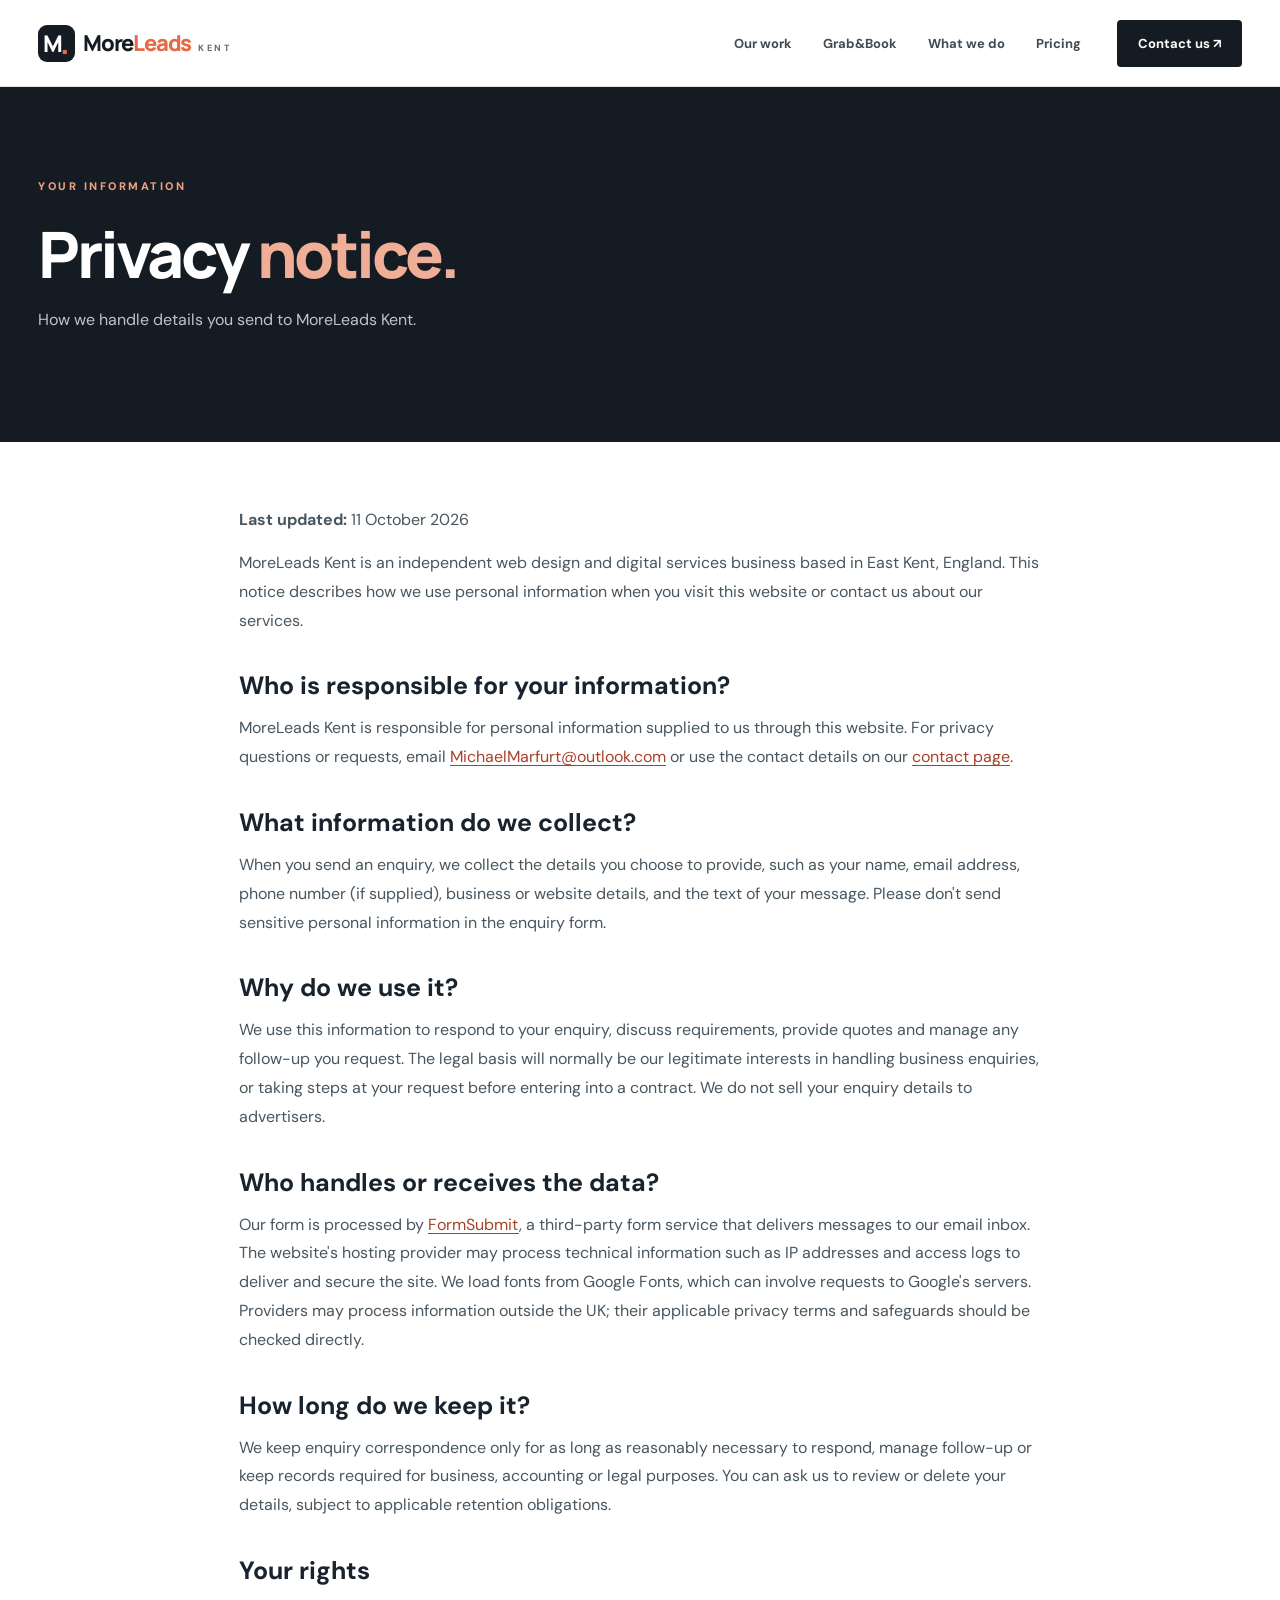
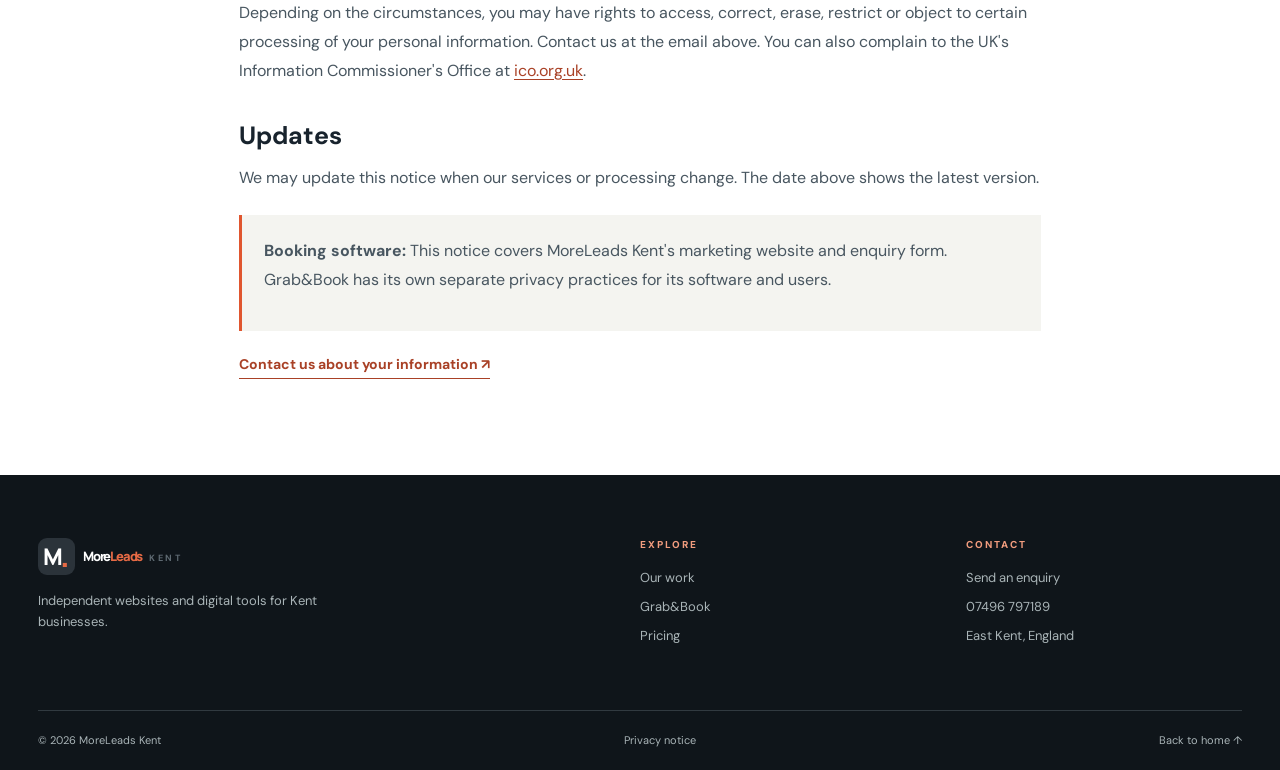
<file: privacy.html>
<!doctype html>
<html lang="en-GB">
<head>
  <meta charset="utf-8"><meta name="viewport" content="width=device-width, initial-scale=1">
  <meta name="theme-color" content="#141a21">
  <meta name="description" content="How MoreLeads Kent handles personal information submitted through our enquiry form and website.">
  <meta name="robots" content="index,follow">
  <link rel="canonical" href="https://moreleadskent.co.uk/privacy.html">
  <title>Privacy Notice | MoreLeads Kent</title>
  <link rel="icon" type="image/svg+xml" href="favicon.svg">
  <link rel="preconnect" href="https://fonts.googleapis.com"><link rel="preconnect" href="https://fonts.gstatic.com" crossorigin>
  <link href="https://fonts.googleapis.com/css2?family=DM+Sans:wght@400;500;600;700&family=Manrope:wght@400;500;600;700;800&display=swap" rel="stylesheet"><link rel="stylesheet" href="style.css?v=20261028">
  <style>
    .privacy-content{max-width:850px;margin:0 auto;padding:64px 24px 96px;color:#27333d}
    .privacy-content h2{font-size:clamp(20px,2vw,25px);margin:34px 0 12px;color:#18232d}
    .privacy-content p,.privacy-content li{font-size:16px;line-height:1.8;color:#485660;margin:0 0 14px}
    .privacy-content ul{padding-left:24px}.privacy-content a{color:#a94126;text-underline-offset:3px}
    .privacy-content .note{background:#f4f4f0;padding:22px;border-left:3px solid #e0562f;margin:22px 0}
    @media(max-width:600px){.privacy-content{padding:38px 22px 64px}}
  </style>
</head>
<body>
<a class="skip-link" href="#main">Skip to content</a>
<header class="site-header"><div class="wrap nav-wrap"><a class="brand" href="index.html" aria-label="MoreLeads Kent home"><span class="brand-mark">M<span class="mark-dot">.</span></span><span>More<span class="brand-accent">Leads</span><small>KENT</small></span></a><nav class="desktop-nav" aria-label="Main navigation"><a href="index.html#work">Our work</a><a href="index.html#booking">Grab&amp;Book</a><a href="index.html#services">What we do</a><a href="index.html#pricing">Pricing</a></nav><a class="nav-cta" href="contact.html">Contact us ↗</a><button class="menu-toggle" aria-label="Open navigation" aria-expanded="false" aria-controls="mobile-nav"><span></span><span></span><span></span></button></div><nav class="mobile-nav" id="mobile-nav" aria-label="Mobile navigation" hidden><a href="index.html#work">Our work</a><a href="index.html#booking">Grab&amp;Book</a><a href="index.html#pricing">Pricing</a><a href="contact.html">Contact us</a></nav></header>
<main id="main"><section class="contact-hero"><div class="wrap"><p class="eyebrow light">YOUR INFORMATION</p><h1>Privacy <em>notice.</em></h1><p>How we handle details you send to MoreLeads Kent.</p></div></section>
<div class="privacy-content"><p><strong>Last updated:</strong> 11 October 2026</p>
<p>MoreLeads Kent is an independent web design and digital services business based in East Kent, England. This notice describes how we use personal information when you visit this website or contact us about our services.</p>
<h2>Who is responsible for your information?</h2><p>MoreLeads Kent is responsible for personal information supplied to us through this website. For privacy questions or requests, email <a href="mailto:MichaelMarfurt@outlook.com">MichaelMarfurt@outlook.com</a> or use the contact details on our <a href="contact.html">contact page</a>.</p>
<h2>What information do we collect?</h2><p>When you send an enquiry, we collect the details you choose to provide, such as your name, email address, phone number (if supplied), business or website details, and the text of your message. Please don't send sensitive personal information in the enquiry form.</p>
<h2>Why do we use it?</h2><p>We use this information to respond to your enquiry, discuss requirements, provide quotes and manage any follow-up you request. The legal basis will normally be our legitimate interests in handling business enquiries, or taking steps at your request before entering into a contract. We do not sell your enquiry details to advertisers.</p>
<h2>Who handles or receives the data?</h2><p>Our form is processed by <a href="https://formsubmit.co/" target="_blank" rel="noopener noreferrer">FormSubmit</a>, a third-party form service that delivers messages to our email inbox. The website's hosting provider may process technical information such as IP addresses and access logs to deliver and secure the site. We load fonts from Google Fonts, which can involve requests to Google's servers. Providers may process information outside the UK; their applicable privacy terms and safeguards should be checked directly.</p>
<h2>How long do we keep it?</h2><p>We keep enquiry correspondence only for as long as reasonably necessary to respond, manage follow-up or keep records required for business, accounting or legal purposes. You can ask us to review or delete your details, subject to applicable retention obligations.</p>
<h2>Your rights</h2><p>Depending on the circumstances, you may have rights to access, correct, erase, restrict or object to certain processing of your personal information. Contact us at the email above. You can also complain to the UK's Information Commissioner's Office at <a href="https://ico.org.uk/make-a-complaint/" target="_blank" rel="noopener noreferrer">ico.org.uk</a>.</p>
<h2>Updates</h2><p>We may update this notice when our services or processing change. The date above shows the latest version.</p>
<div class="note"><p><strong>Booking software:</strong> This notice covers MoreLeads Kent's marketing website and enquiry form. Grab&amp;Book has its own separate privacy practices for its software and users.</p></div>
<a class="text-link dark-link" href="contact.html">Contact us about your information ↗</a>
</div></main>
<footer class="site-footer"><div class="wrap footer-row"><div><a class="brand footer-brand" href="index.html"><span class="brand-mark">M<span class="mark-dot">.</span></span><span>More<span class="brand-accent">Leads</span><small>KENT</small></span></a><p>Independent websites and digital tools for Kent businesses.</p></div><div><p class="footer-label">EXPLORE</p><a href="index.html#work">Our work</a><a href="index.html#booking">Grab&amp;Book</a><a href="index.html#pricing">Pricing</a></div><div><p class="footer-label">CONTACT</p><a href="contact.html">Send an enquiry</a><a href="tel:+447496797189">07496 797189</a><span>East Kent, England</span></div></div><div class="wrap footer-bottom"><span>© <span id="year">2026</span> MoreLeads Kent</span><a href="privacy.html" aria-current="page">Privacy notice</a><a href="index.html">Back to home ↑</a></div></footer><script src="script.js?v=20261028" defer></script>
</body></html>
</file>
<file: style.css>
:root{--ink:#151b22;--ink2:#232b34;--orange:#e66a45;--orange-dark:#c8502d;--cream:#f7f6f2;--paper:#fff;--line:#e2e4e2;--muted:#5f6a72;--sage:#91a7a0;--radius:14px;--wrap:1220px}
*{box-sizing:border-box}html{scroll-behavior:smooth;scroll-padding-top:90px}body{margin:0;color:var(--ink);background:#fff;font-family:'DM Sans',Arial,sans-serif;-webkit-font-smoothing:antialiased}button,input,select,textarea{font:inherit}a{color:inherit}button{cursor:pointer}a:focus-visible,button:focus-visible,summary:focus-visible,input:focus-visible,textarea:focus-visible,select:focus-visible{outline:3px solid #e66a45;outline-offset:4px}img{display:block;max-width:100%}h1,h2,h3,p{margin-top:0}.wrap{width:min(calc(100% - 76px),var(--wrap));margin-inline:auto}.section-pad{padding:116px 0}.skip-link{position:absolute;top:-100px;left:12px;z-index:9999;padding:12px 22px;background:#fff}.skip-link:focus{top:12px}
.site-header{position:relative;z-index:50;background:var(--paper);border-bottom:1px solid var(--line)}.nav-wrap{display:flex;align-items:center;gap:36px;justify-content:space-between;min-height:86px}.brand{display:inline-flex;align-items:center;gap:8px;white-space:normal;text-decoration:none;font-family:Manrope,sans-serif;font-weight:800;font-size:22px;letter-spacing:-1.2px;line-height:1}.brand-mark{height:37px;width:37px;display:inline-flex;align-items:center;justify-content:center;background:var(--ink);color:#fff;border-radius:9px;font-size:23px;letter-spacing:-3px;padding-right:3px}.mark-dot{color:var(--orange);font-size:30px;align-self:center}.brand-accent{color:var(--orange)}.brand small{font-family:'DM Sans',sans-serif;font-size:9px;letter-spacing:2.5px;margin-left:7px;color:var(--muted);font-weight:700}.desktop-nav{display:flex;align-items:center;gap:31px;margin-left:auto}.desktop-nav a{font-size:13px;color:#404b53;font-weight:700;text-decoration:none;transition:color .2s}.desktop-nav a:hover{color:var(--orange-dark)}.nav-cta{background:var(--ink);color:#fff;text-decoration:none;border-radius:4px;padding:15px 21px;font-size:13px;font-weight:700;white-space:nowrap}.nav-cta span{margin-left:13px;color:#f4ab94}.nav-cta:hover{background:#303842}.menu-toggle{display:none;background:none;border:0;padding:12px}.menu-toggle span{display:block;width:24px;height:2px;margin:5px;background:var(--ink)}.mobile-nav[hidden]{display:none!important}.mobile-nav{background:#fff;box-shadow:0 14px 24px #00000016;padding:12px 7% 25px;display:flex;flex-direction:column;gap:0}.mobile-nav a{padding:15px;text-decoration:none;font-weight:700;border-bottom:1px solid var(--line)}
.hero{background:#151b22;color:#fff;position:relative;overflow:hidden}.hero-grain{position:absolute;inset:0;pointer-events:none;background:radial-gradient(ellipse 53% 78% at 86% 30%,rgba(99,115,115,.23),transparent 77%),linear-gradient(160deg,transparent 45%,rgba(0,0,0,.13));}.hero-grid{display:grid;grid-template-columns:minmax(0,1.06fr) minmax(0,.94fr);gap:70px;align-items:center;padding-top:100px;padding-bottom:87px;position:relative}.hero-copy{padding-bottom:10px}.eyebrow{font-size:11px;color:var(--orange-dark);font-weight:800;letter-spacing:2.5px;text-transform:uppercase;margin-bottom:24px}.eyebrow.light{color:#f2a083}.eyebrow-line{display:inline-block;width:25px;height:1px;background:var(--orange);vertical-align:middle;margin-right:13px}.hero h1{font:800 clamp(43px,4.6vw,70px)/1.13 Manrope,sans-serif;letter-spacing:-4px;max-width:700px;margin-bottom:24px}.hero h1 em{color:#f0ae97;font-style:normal}.hero-description{font-size:17px;line-height:1.85;color:#c1c8cb;max-width:540px;margin-bottom:32px}.hero-actions{display:flex;align-items:center;gap:25px;flex-wrap:wrap}.btn{padding:16px 23px;border-radius:5px;display:inline-flex;align-items:center;justify-content:space-between;gap:27px;text-decoration:none;font-weight:700;font-size:14px;transition:transform .2s,background .2s,box-shadow .2s;border:1px solid transparent}.btn:hover{transform:translateY(-2px)}.btn-orange{background:var(--orange);color:#151b22}.btn-orange:hover{background:#fb8661;box-shadow:0 9px 20px #0000001b}.text-link{font-size:14px;font-weight:700;text-decoration:none;display:inline-flex;gap:17px;align-items:center;border-bottom:1px solid currentColor;padding-bottom:5px}.text-link:hover{color:var(--orange)}.hero-link{color:#fff}.hero-foot{margin-top:58px;display:flex;gap:10px;align-items:center;font-size:12px;color:#9fa8aa}.status-dot{width:7px;height:7px;flex-shrink:0;border-radius:100%;background:#9cb8a5;box-shadow:0 0 0 4px #9cb8a51a}.hero-visual{min-width:0;transform:translateY(9px)}.visual-topline{display:flex;align-items:center;justify-content:space-between;color:#abb6ba;letter-spacing:2px;font-size:10px;font-weight:800;margin-bottom:15px}.visual-arrows{font-size:19px;letter-spacing:-7px;margin-right:11px;color:#f5a889}.browser{overflow:hidden;border:1px solid #526069;border-radius:11px;background:#f4f5f5;box-shadow:0 28px 58px #0006;}.browser-bar{height:33px;display:flex;align-items:center;justify-content:space-between;background:#ebeff1;border-bottom:1px solid #dfe3e5;padding:0 13px;gap:9px}.traffic{display:flex;gap:5px}.traffic i{height:7px;width:7px;border-radius:50%;background:#d6a99e}.traffic i:nth-child(2){background:#ddc9a1}.traffic i:nth-child(3){background:#aac6b6}.browser-address{padding:4px 25px;background:#fff;border:1px solid #e1e5e5;border-radius:4px;font-size:10px;color:#56626a;max-width:65%;overflow:hidden;white-space:nowrap;text-overflow:ellipsis}.browser-menu{color:#869198;font-size:12px}.hero-shot-stack{aspect-ratio:1.53;overflow:hidden;position:relative}.hero-shot-stack img{width:100%;height:100%;object-fit:contain;object-position:top center}.visual-switcher{display:grid;grid-template-columns:repeat(3,1fr);margin-top:19px;gap:7px}.switch{text-align:left;background:transparent;color:#7f8d94;border:0;border-top:1px solid #526069;padding:13px 4px;font-size:11px;font-weight:800;display:flex;gap:8px;white-space:normal}.switch span{font-weight:600}.switch.active{border-top:2px solid var(--orange);color:#fff}.switch:hover{color:#fff}.hero-bottom{border-top:1px solid #303840;display:flex;align-items:center;justify-content:space-between;gap:20px;min-height:80px;color:#a9b4b7;font-size:12px;font-weight:600;position:relative}.hero-bottom span:before{content:'✳';color:#df997e;margin-right:10px;font-size:12px}
.section-head{margin-bottom:43px}.section-head h2,.about-content h2,.faq-grid h2{font:800 clamp(35px,4vw,54px)/1.16 Manrope,sans-serif;letter-spacing:-2.3px;margin-bottom:0}.serif-accent{color:var(--orange-dark)}.section-head p:not(.eyebrow){font-size:16px;line-height:1.8;color:var(--muted);max-width:550px;margin:15px 0 0}.split-head{display:grid;grid-template-columns:1.3fr .7fr;gap:65px;align-items:end}.split-head>p{margin:0 0 3px!important}.work-section{background:var(--cream)}.portfolio-grid{display:grid;grid-template-columns:1fr 1fr;gap:25px}.project{background:#fff;min-width:0;border:1px solid #e7e7e3;box-shadow:0 10px 28px #00000006;display:flex;flex-direction:column}.project-wide{grid-column:1/-1;display:grid;grid-template-columns:1.23fr .77fr}.project-image{display:block;position:relative;overflow:hidden;background:#e4e6e6;min-height:275px}.project-image img{width:100%;height:100%;object-fit:cover;object-position:top center;transition:transform .55s ease}.project-image:hover img{transform:scale(1.035)}.project-wide .project-image{min-height:375px}.project-fox{background:#253329}.project-book{background:#cce0ea}.project-room{background:#cfc1b0}.image-corner{position:absolute;right:15px;top:15px;display:grid;place-items:center;height:37px;width:37px;background:rgba(255,255,255,.95);font-size:20px;border-radius:50%;box-shadow:0 3px 10px #0002}.project-info{padding:30px 33px 32px;display:flex;flex-direction:column;justify-content:space-between;gap:28px;flex:1}.project-wide .project-info{padding:44px 42px}.project-kind{font-size:10px;color:var(--orange-dark);letter-spacing:1.6px;font-weight:800;margin-bottom:17px}.project-info h3{font:800 clamp(24px,2.3vw,33px)/1.15 Manrope,sans-serif;letter-spacing:-1px;margin-bottom:15px}.project-info p:not(.project-kind){font-size:14px;line-height:1.8;color:var(--muted);margin-bottom:0}.project-link{border-top:1px solid var(--line);padding-top:19px;display:flex;align-items:center;justify-content:space-between;text-decoration:none;font-size:13px;font-weight:800}.project-link:hover{color:var(--orange-dark)}.tiny-tag{font:700 9px 'DM Sans',sans-serif;color:#7e665d;padding:5px 6px;vertical-align:middle;letter-spacing:0;background:#f3e6e0;display:inline-block;border-radius:3px;white-space:nowrap}.portfolio-note{font-size:11px;color:#69727a;margin:23px 0 0;line-height:1.7}
.services-section{background:#fff}.services-grid{display:grid;grid-template-columns:repeat(3,minmax(0,1fr));gap:20px;margin-top:48px}.service-card{background:#f6f6f3;padding:36px 30px 30px;min-height:340px;display:flex;flex-direction:column;align-items:flex-start}.service-index{color:#8b959a;font-size:12px;font-weight:800}.service-icon{height:68px;display:flex;align-items:center;font-size:40px;color:var(--orange-dark)}.service-card h3{font:800 23px/1.25 Manrope,sans-serif;letter-spacing:-.7px;margin:12px 0 12px}.service-card p{font-size:14px;line-height:1.75;color:var(--muted);margin-bottom:29px}.service-detail{font-size:11px;font-weight:700;color:#53616a;margin-top:auto}.service-dark{background:#1b252c}.service-dark h3,.service-dark .service-detail{color:#fff}.service-dark p{color:#c1c9cd}.service-dark .service-index{color:#b8c2c7}.service-dark .service-icon{color:#ef9978}
.process-section{background:#eaf0ed}.step-grid{display:grid;grid-template-columns:repeat(3,1fr);gap:34px;margin:65px 0 39px}.step-number{display:flex;gap:23px;align-items:center;font:800 45px Manrope,sans-serif;color:#e66a45;letter-spacing:-3px;margin-bottom:21px}.step-rule{height:1px;background:#c4cfca;flex:1}.step h3{font:800 21px/1.35 Manrope,sans-serif;letter-spacing:-.7px;margin-bottom:11px}.step p{font-size:14px;color:#596a6a;line-height:1.8}.dark-link{color:var(--ink)}
.about-section{background:var(--cream)}.about-grid{display:grid;grid-template-columns: .85fr 1.15fr;gap:12%;align-items:center}.about-stamp{height:470px;background:var(--ink);color:#fff;display:flex;flex-direction:column;justify-content:space-between;padding:37px;position:relative;overflow:hidden}.about-stamp:before{content:'';position:absolute;inset:0;background:linear-gradient(90deg,rgba(21,27,34,.80),rgba(21,27,34,.45)),url('https://raw.githubusercontent.com/miikemarf9/MoreLeadsKent/main/mike-professional-more-leads-kent-jpg.jpeg') center 38%/cover no-repeat;opacity:.95}.about-stamp:after{content:'M.';position:absolute;font:800 310px Manrope,sans-serif;right:-46px;bottom:-122px;color:#313940;letter-spacing:-30px}.stamp-top,.stamp-foot{letter-spacing:2px;font-size:10px;font-weight:800;z-index:1;color:#bfc7c9}.about-stamp strong{z-index:1;font:800 clamp(31px,3.9vw,50px)/1.13 Manrope,sans-serif;letter-spacing:-2px}.about-stamp strong span{color:var(--orange)}.about-content h2{margin-bottom:28px}.about-content>p:not(.eyebrow){font-size:15px;color:#52606a;line-height:1.9;margin-bottom:18px}.about-quote{border-left:3px solid var(--orange);padding:8px 0 8px 22px;margin:28px 0 32px;font:700 19px/1.6 Manrope,sans-serif;color:#27323a}
.pricing-section{background:#fff}.pricing-grid{display:grid;grid-template-columns:1fr 1fr;gap:20px;margin-top:40px}.price-card{border:1px solid #dce0de;padding:34px;display:flex;flex-direction:column;min-height:550px}.price-featured{background:#15212a;color:#fff;border-color:#15212a}.tier-top{display:flex;justify-content:space-between;gap:13px;align-items:center;font-size:10px;font-weight:800;letter-spacing:1.4px;color:#656f73;border-bottom:1px solid #e3e5e2;padding-bottom:18px}.price-featured .tier-top{color:#d4b0a2;border-color:#445057}.price-card h3{font:800 clamp(23px,2.4vw,32px)/1.24 Manrope,sans-serif;letter-spacing:-.9px;margin:27px 0}.price-row{display:flex;align-items:baseline;gap:13px}.price-row strong{font:800 54px Manrope,sans-serif;letter-spacing:-2px}.price-row span{font-size:13px;color:#66747a}.price-featured .price-row span{color:#c8d0d3}.monthly{font-size:13px;color:#68767b;line-height:1.6;margin:0 0 25px}.price-featured .monthly{color:#cad3d7}.monthly strong{color:var(--orange-dark)}.price-featured .monthly strong{color:#ffa586}.ticks{padding:25px 0 17px;margin:0;list-style:none;border-top:1px solid var(--line);flex:1}.ticks li{position:relative;padding:0 0 14px 22px;font-size:13px;line-height:1.55;color:#48565f}.ticks li:before{content:'✓';position:absolute;left:0;color:var(--orange-dark);font-weight:900}.price-featured .ticks{border-color:#445057}.price-featured .ticks li{color:#d9e0e1}.price-featured .ticks li:before{color:#f2a087}.price-card>.btn{width:100%}.btn-outline{border-color:#c7cac9;background:#fff;color:var(--ink)}.btn-outline:hover{border-color:var(--ink)}.price-explain{display:grid;grid-template-columns:1fr 1fr;gap:45px;margin-top:34px;padding:27px 0;border-top:1px solid var(--line);border-bottom:1px solid var(--line)}.price-explain h3{font:800 15px Manrope,sans-serif;margin-bottom:11px}.price-explain p,.pricing-disclaimer{font-size:12px;line-height:1.8;color:#6c777c;margin-bottom:0}.pricing-disclaimer{margin-top:17px}
.faq-section{background:var(--cream)}.faq-grid{display:grid;grid-template-columns:.7fr 1.3fr;gap:13%}.faq-list{border-top:1px solid #dcded9}.faq-list details{border-bottom:1px solid #dcded9}.faq-list summary{list-style:none;cursor:pointer;display:flex;align-items:center;justify-content:space-between;font-weight:800;gap:16px;padding:24px 0;font-size:15px}.faq-list summary::-webkit-details-marker{display:none}.faq-list summary span{font-size:23px;font-weight:400;color:var(--orange-dark);transition:transform .2s}.faq-list details[open] summary span{transform:rotate(45deg)}.faq-list details p{font-size:14px;line-height:1.8;color:var(--muted);margin:0 0 23px}
.last-cta{background:#151b22;color:#fff;padding:79px 0}.cta-row{display:flex;justify-content:space-between;align-items:center;gap:70px}.cta-row h2{font:800 clamp(29px,3.7vw,52px)/1.2 Manrope,sans-serif;letter-spacing:-2px;max-width:700px;margin:0 0 16px}.cta-row h2 span{color:#ed9e82}.cta-row p:not(.eyebrow){font-size:14px;color:#bac3c6;line-height:1.7;max-width:600px;margin:0}.cta-actions{display:flex;flex-direction:column;align-items:stretch;gap:19px;min-width:230px}.cta-actions>a:last-child{font-size:13px;color:#e6eaeb;text-align:center;text-decoration:none}.cta-actions>a:last-child:hover{text-decoration:underline}
.site-footer{background:#0f151a;color:#a9b4b7;padding-top:63px}.footer-row{display:grid;grid-template-columns:2fr 1fr 1fr;gap:50px;padding-bottom:65px}.footer-brand{color:#fff}.footer-brand .brand-mark{background:#2b333a}.footer-row>div{display:flex;flex-direction:column;gap:12px}.footer-row>div:first-child{align-items:flex-start}.footer-row>div:first-child p{font-size:13px;max-width:290px;line-height:1.6;color:#a9b4b7;margin-top:4px}.footer-row a:not(.brand){font-size:13px;text-decoration:none}.footer-row a:hover{color:#fff}.footer-label{font-size:10px;color:#f19c7e;font-weight:800;letter-spacing:2px;margin-bottom:6px}.footer-row span:not(.brand-mark,.mark-dot,.brand-accent){font-size:13px}.footer-bottom{border-top:1px solid #313a40;display:flex;justify-content:space-between;padding-top:22px;padding-bottom:23px;font-size:11px}.footer-bottom a{text-decoration:none}
/* Contact page */.contact-hero{background:#151b22;color:#fff;padding:92px 0}.contact-hero h1{font:800 clamp(40px,5vw,67px)/1.16 Manrope,sans-serif;letter-spacing:-3px;margin:0 0 15px;max-width:750px}.contact-hero h1 em{color:#f0ae97;font-style:normal}.contact-hero p:not(.eyebrow){color:#bcc6c9;font-size:16px;line-height:1.75;max-width:630px}.contact-layout{display:grid;grid-template-columns:.7fr 1.3fr;gap:80px;padding-top:90px;padding-bottom:110px}.contact-info h2{font:800 26px/1.3 Manrope,sans-serif;letter-spacing:-1px}.contact-info p{color:var(--muted);font-size:14px;line-height:1.85}.contact-info .contact-link{font-weight:800;color:var(--ink);font-size:16px;display:inline-block;margin:18px 0}.form-card{padding:45px;background:var(--cream);border:1px solid var(--line)}.form-card h2{font:800 25px Manrope,sans-serif;letter-spacing:-.9px;margin-bottom:9px}.form-card>p{font-size:13px;color:var(--muted);line-height:1.75;margin-bottom:28px}.field-grid{display:grid;grid-template-columns:1fr 1fr;gap:17px}.field{display:flex;flex-direction:column;gap:7px;margin-bottom:17px}.field label{font-size:12px;font-weight:800}.field input,.field select,.field textarea{width:100%;border:1px solid #cbd0ce;padding:14px 15px;background:#fff;color:var(--ink);border-radius:3px;font-size:14px}.field textarea{min-height:135px;resize:vertical}.field-hint{font-size:11px;color:var(--muted);line-height:1.65;margin:10px 0 19px}.success-message{padding:17px;border-left:3px solid #78a08b;background:#eaf2e9;margin:0 0 22px;font-weight:700;font-size:14px}.form-card button{width:100%}
@media(max-width:1100px){.hero-grid{gap:40px}.hero h1{letter-spacing:-2.8px}.brand{font-size:19px}.desktop-nav{gap:18px}.nav-wrap{gap:20px}.services-grid{gap:12px}.service-card{padding:28px 23px}.about-grid{gap:7%}}
@media(max-width:850px){.wrap{width:min(calc(100% - 44px),var(--wrap))}.desktop-nav,.nav-cta{display:none}.menu-toggle{display:block}.nav-wrap{min-height:74px}.hero-grid{grid-template-columns:1fr;padding-top:75px;gap:48px;padding-bottom:35px}.hero h1{font-size:clamp(43px,6.2vw,67px);max-width:700px}.hero-description{max-width:650px}.hero-foot{margin-top:31px}.hero-visual{max-width:740px;transform:none}.hero-bottom{flex-wrap:wrap;padding-top:23px;padding-bottom:23px}.section-pad{padding:78px 0}.split-head{grid-template-columns:1fr;gap:15px}.portfolio-grid{gap:17px}.project-wide{grid-template-columns:1fr}.project-wide .project-image{min-height:285px;max-height:460px}.project-wide .project-info{padding:30px 33px}.services-grid{grid-template-columns:1fr 1fr}.services-grid .service-dark{grid-column:1/-1;min-height:240px}.about-grid{gap:35px}.about-stamp{height:425px;padding:25px}.faq-grid{gap:40px}.contact-layout{grid-template-columns:1fr;gap:25px}.contact-info{max-width:570px}}
@media(max-width:600px){.wrap{width:calc(100% - 36px)}.brand{font-size:18px}.brand-mark{height:32px;width:32px;font-size:20px}.brand small{font-size:8px;margin-left:5px}.hero-grid{padding-top:58px}.hero h1{font-size:clamp(38px,10vw,53px);letter-spacing:-2.3px}.hero-description{font-size:15px;line-height:1.75}.hero-actions{align-items:flex-start;flex-direction:column;gap:24px}.btn{padding:16px 20px}.hero-bottom{gap:13px;flex-direction:column;align-items:flex-start;font-size:11px}.visual-topline{font-size:9px}.browser-address{font-size:9px}.hero-shot-stack{aspect-ratio:1.24}.visual-switcher{gap:4px}.switch{font-size:10px;gap:4px}.switch span{font-size:10px}.section-pad{padding:65px 0}.section-head h2,.about-content h2,.faq-grid h2{font-size:clamp(31px,8.8vw,43px);letter-spacing:-1.6px}.section-head p:not(.eyebrow){font-size:14px}.portfolio-grid,.services-grid,.pricing-grid,.step-grid,.about-grid,.price-explain,.faq-grid{grid-template-columns:1fr}.project-wide{grid-column:auto}.project-image,.project-wide .project-image{min-height:210px;max-height:320px}.project-info,.project-wide .project-info{padding:25px}.project-info h3{font-size:25px}.services-grid .service-dark{grid-column:auto}.service-card{min-height:310px}.step-grid{gap:14px;margin:40px 0}.step-number{margin-bottom:8px}.step p{margin-bottom:15px}.about-stamp{height:315px}.about-stamp strong{font-size:39px}.about-content{padding-top:18px}.pricing-grid{gap:15px}.price-card{min-height:auto;padding:25px}.price-row strong{font-size:46px}.price-explain{gap:18px}.faq-grid{gap:25px}.faq-list summary{font-size:14px}.last-cta{padding:60px 0}.cta-row{flex-direction:column;align-items:stretch;gap:30px}.cta-row h2{letter-spacing:-1px}.cta-actions{min-width:0}.footer-row{grid-template-columns:1fr 1fr;gap:25px;padding-bottom:35px}.footer-row>div:first-child{grid-column:1/-1}.site-footer{padding-top:42px}.contact-hero{padding:65px 0}.contact-layout{padding-top:50px;padding-bottom:70px}.form-card{padding:25px}.field-grid{grid-template-columns:1fr;gap:0}}
@media(prefers-reduced-motion:reduce){html{scroll-behavior:auto}*,*:before,*:after{animation-duration:.01ms!important;transition-duration:.01ms!important}}

/* The enquiry pathway: no promises of a response time or results. */
.contact-next{margin-top:27px;background:#eff1ed;border-left:3px solid var(--orange);padding:21px 22px}
.contact-next h3{font:800 15px Manrope,sans-serif;margin:0 0 10px}
.contact-next ol{margin:0;padding-left:21px}
.contact-next li{font-size:13px;line-height:1.7;color:#52606a;padding:3px 0}


/* Grab&Book — product-led sales section */
.booking-section{background:#eef4f5}.booking-section-head{margin-bottom:43px}.booking-showcase{display:grid;grid-template-columns:1fr 1.05fr;background:#142632;color:#fff;overflow:hidden;min-height:455px}
.booking-showcase-copy{padding:clamp(31px,4vw,63px);display:flex;flex-direction:column;align-items:flex-start;justify-content:center}.booking-product-label{display:flex;align-items:center;flex-wrap:wrap;gap:9px;font:800 19px Manrope,sans-serif;letter-spacing:-.8px;margin-bottom:27px}.booking-product-label strong span{color:#5dc4e5}.booking-product-mark{height:31px;width:31px;border:2px solid #62b2cb;display:inline-grid;place-items:center;font-size:20px;line-height:1;color:#8ce4e6;border-radius:8px}.booking-tag{font:800 9px 'DM Sans',sans-serif;letter-spacing:1.1px;color:#b0d1dd;padding:7px 9px;border:1px solid #526976;margin-left:5px;border-radius:3px}.booking-showcase-copy h3{font:800 clamp(30px,3.5vw,49px)/1.16 Manrope,sans-serif;letter-spacing:-1.8px;margin:0 0 22px}.booking-showcase-copy h3 em{font-style:normal;color:#8bcee3}.booking-showcase-copy>p{font-size:15px;line-height:1.85;color:#c4d1d7;max-width:490px;margin:0 0 29px}.booking-showcase-actions{display:flex;flex-wrap:wrap;align-items:center;gap:22px}.booking-link{color:#ecf6fa;white-space:normal}.booking-product-visual{padding:27px 0 27px 30px;min-width:0;display:flex;flex-direction:column;justify-content:center;background:radial-gradient(ellipse at 60% 60%,#345368 0%,#1c3443 68%,#162c3a 100%)}.booking-visual-topline{display:flex;justify-content:space-between;color:#cbdee7;font-size:10px;letter-spacing:1.8px;font-weight:800;margin:0 26px 14px 0}.booking-browser{border-color:#718999;box-shadow:0 16px 52px #0006;border-radius:10px 0 0 10px}.booking-browser img{width:100%;height:auto;aspect-ratio:1440 / 791;object-fit:cover;object-position:top left}
.booking-benefits{display:grid;grid-template-columns:repeat(4,minmax(0,1fr));gap:12px;margin-top:17px}.booking-benefit{background:#fff;padding:29px 25px 28px;min-height:267px;border:1px solid #dce7e9;display:flex;flex-direction:column;align-items:flex-start}.booking-benefit-number{color:#247b9a;font:800 11px Manrope,sans-serif;margin-bottom:25px;letter-spacing:1.6px}.booking-benefit h3{font:800 17px/1.43 Manrope,sans-serif;letter-spacing:-.4px;margin:0 0 11px}.booking-benefit p{font-size:13px;line-height:1.75;color:#5b6a75;margin:0}.booking-bottom-line{margin-top:24px;padding-top:23px;border-top:1px solid #cbdbdf;display:flex;gap:26px;justify-content:space-between;align-items:center}.booking-bottom-line p{font-size:12px;line-height:1.85;color:#5a6e78;max-width:810px;margin:0}.booking-bottom-line a{font-size:13px;font-weight:800;white-space:nowrap;text-decoration:none;border-bottom:1px solid #142632;padding-bottom:5px}.booking-bottom-line a:hover{color:var(--orange-dark)}.service-feature-link{text-decoration:none;border-bottom:1px solid currentColor;padding-bottom:4px}.service-feature-link:hover{color:#f2ad93}
@media(max-width:1050px){.booking-benefits{grid-template-columns:repeat(2,minmax(0,1fr))}.booking-benefit{min-height:205px}.booking-showcase{grid-template-columns:1fr 1fr}.booking-showcase-copy{padding:35px}.booking-showcase-copy h3{font-size:clamp(29px,3.8vw,42px)}}
@media(max-width:780px){.booking-showcase{grid-template-columns:1fr}.booking-showcase-copy{padding:39px}.booking-product-visual{padding:20px 0 28px 28px}.booking-bottom-line{align-items:flex-start;flex-direction:column;gap:13px}}
@media(max-width:600px){.booking-section-head{margin-bottom:29px}.booking-showcase-copy{padding:28px 23px 34px}.booking-showcase-copy h3{font-size:31px;letter-spacing:-1.3px}.booking-product-label{margin-bottom:20px}.booking-showcase-actions{flex-direction:column;align-items:flex-start;gap:24px}.booking-product-visual{padding-left:18px}.booking-benefits{grid-template-columns:1fr;gap:10px}.booking-benefit{min-height:0;padding:22px 23px}.booking-benefit-number{margin-bottom:13px}.booking-bottom-line{margin-top:22px}}

/* Keep current website previews fully visible at every card size. */
.project-room,.project-fox{min-height:0;max-height:none;aspect-ratio:1084/793}
.project-room img,.project-fox img{display:block;object-fit:contain}
.switch span{min-width:0}
</file>
